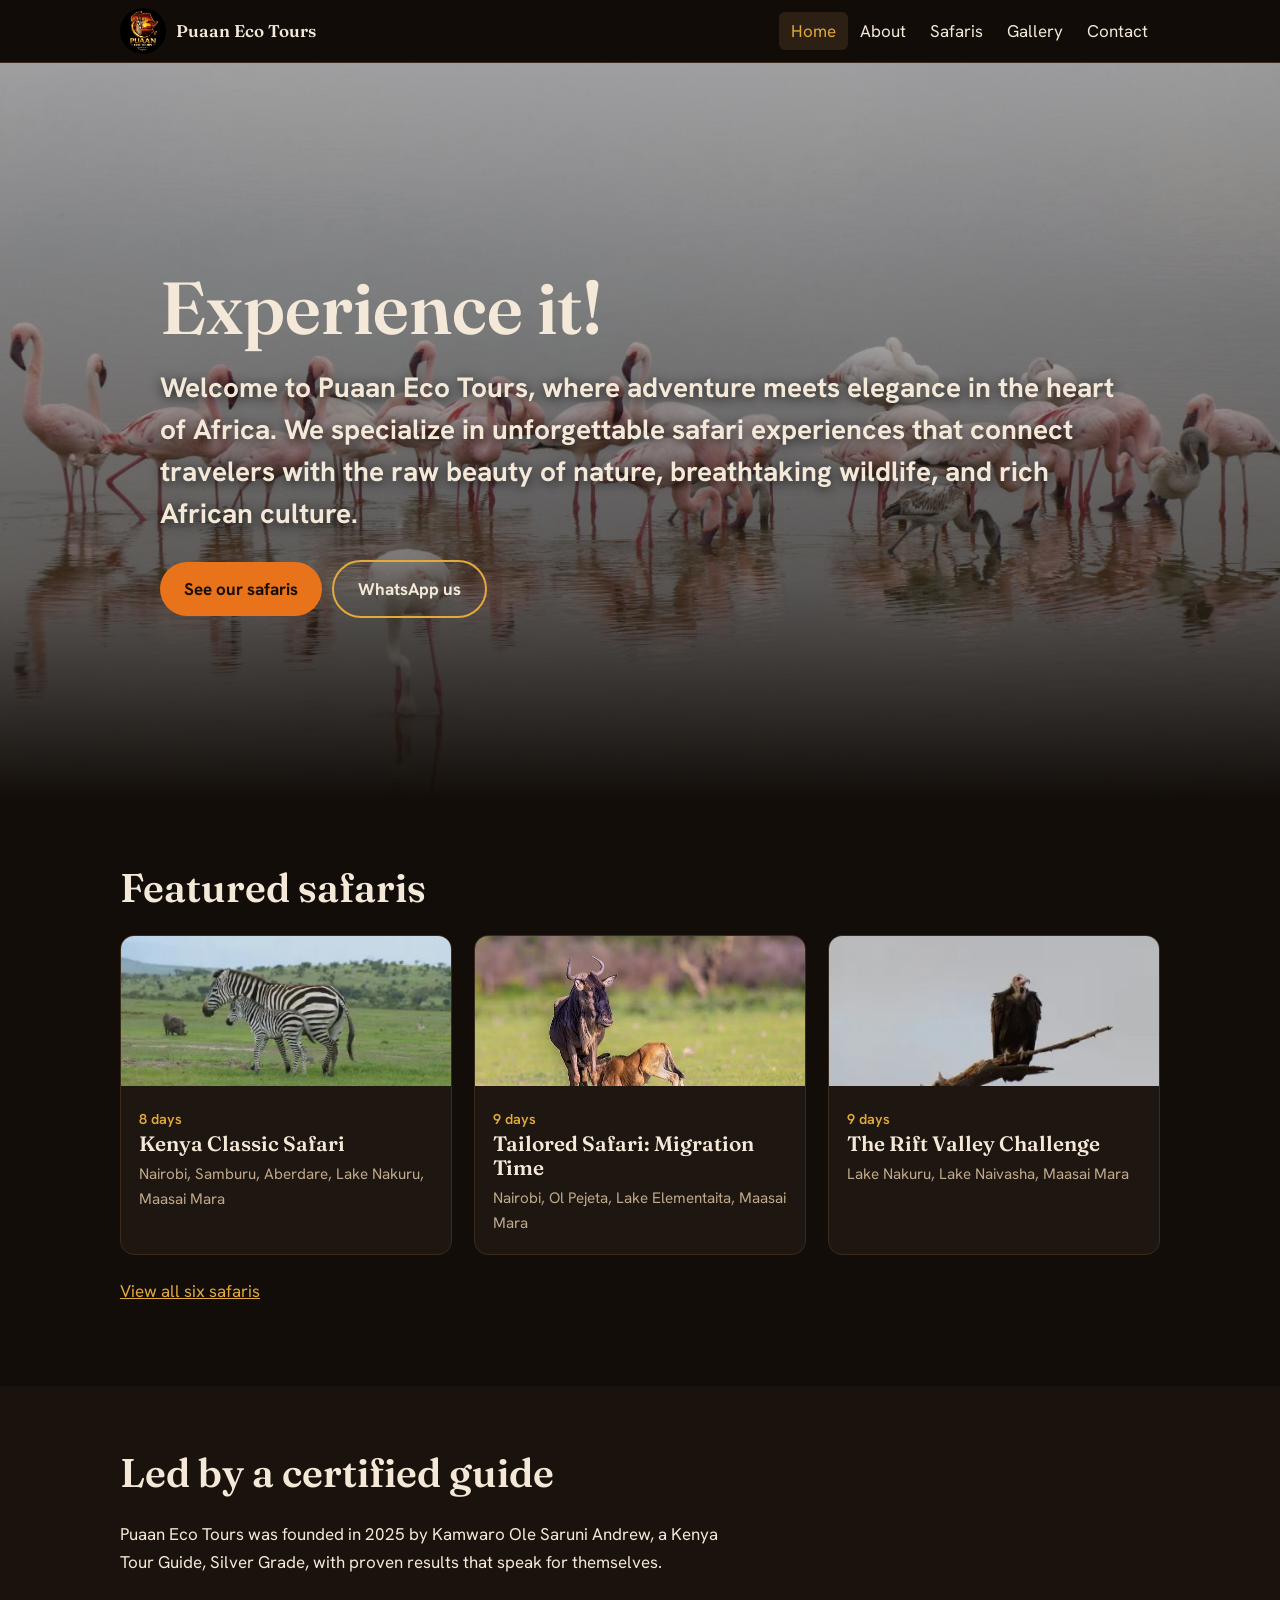
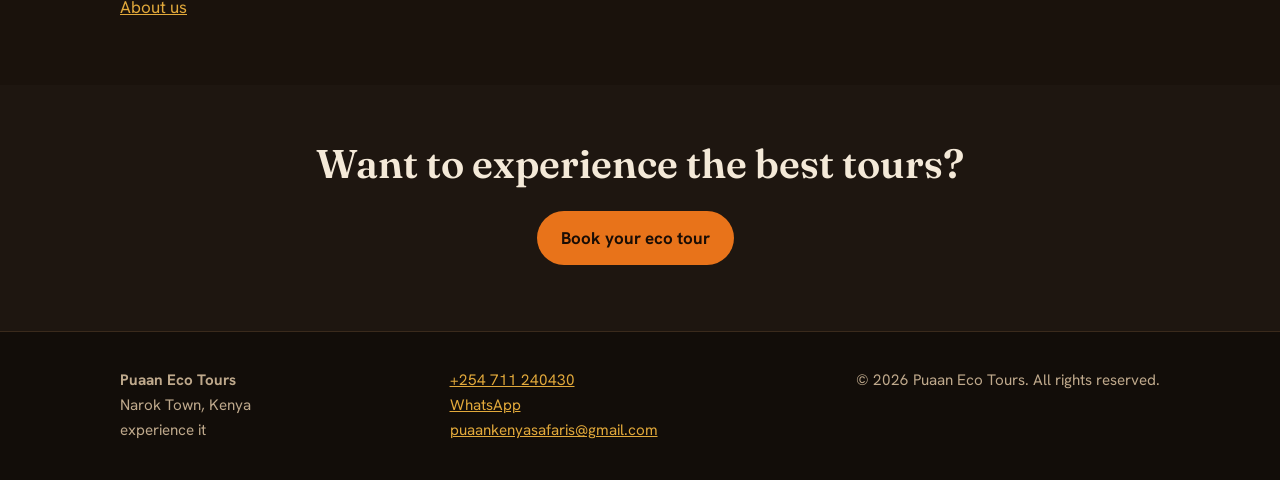
<file: index.html>
<!DOCTYPE html>
<html lang="en"><head><meta charset="utf-8"><meta name="viewport" content="width=device-width,initial-scale=1">
<title>Safaris in Kenya and Tanzania | Puaan Eco Tours</title><meta name="description" content="Kenya safari tours from Narok: Maasai Mara, Samburu, Amboseli, Tsavo and more, led by a Silver Grade Kenya tour guide.">
<meta name="theme-color" content="#120d09"><link rel="icon" href="images/logo.png">
<link rel="preconnect" href="https://fonts.googleapis.com"><link rel="preconnect" href="https://fonts.gstatic.com" crossorigin>
<link href="https://fonts.googleapis.com/css2?family=Fraunces:wght@600&family=Hanken+Grotesk:wght@400;700&display=swap" rel="stylesheet">
<link rel="stylesheet" href="style.css"></head><body>
<header><div class="wrap"><a class="brand" href="index.html"><img src="images/logo.png" alt="">Puaan Eco Tours</a><nav aria-label="Main"><a href="index.html" aria-current=page>Home</a><a href="about.html">About</a><a href="safaris.html">Safaris</a><a href="gallery.html">Gallery</a><a href="contact.html">Contact</a></nav></div></header>
<main><section class="hero" style="--img:url(images/hero.jpg)"><div class="wrap"><h1>Experience it!</h1><p class="lead">Welcome to Puaan Eco Tours, where adventure meets elegance in the heart of Africa. We specialize in unforgettable safari experiences that connect travelers with the raw beauty of nature, breathtaking wildlife, and rich African culture.</p><a class="btn" href="safaris.html">See our safaris</a><a class="btn alt" href="https://wa.me/254711240430">WhatsApp us</a></div></section>
<section class="sec"><div class="wrap"><h2>Featured safaris</h2><div class="grid"><a class="card" href="safari-kenya-classic-8-days.html"><div class="thumb" style="--img:url(images/kenya-classic-8-days.jpg)"></div><div class="t"><span class="tag">8 days</span><h3>Kenya Classic Safari</h3><p>Nairobi, Samburu, Aberdare, Lake Nakuru, Maasai Mara</p></div></a><a class="card" href="safari-migration-safari-9-days.html"><div class="thumb" style="--img:url(images/migration-safari-9-days.jpg)"></div><div class="t"><span class="tag">9 days</span><h3>Tailored Safari: Migration Time</h3><p>Nairobi, Ol Pejeta, Lake Elementaita, Maasai Mara</p></div></a><a class="card" href="safari-rift-valley-challenge.html"><div class="thumb" style="--img:url(images/rift-valley-challenge.jpg)"></div><div class="t"><span class="tag">9 days</span><h3>The Rift Valley Challenge</h3><p>Lake Nakuru, Lake Naivasha, Maasai Mara</p></div></a></div><p style="margin-top:22px"><a href="safaris.html">View all six safaris</a></p></div></section>
<section class="sec" style="background:#1a120c"><div class="wrap"><h2>Led by a certified guide</h2><p>Puaan Eco Tours was founded in 2025 by Kamwaro Ole Saruni Andrew, a Kenya Tour Guide, Silver Grade, with proven results that speak for themselves.</p><a href="about.html">About us</a></div></section>
<section class="band"><h2>Want to experience the best tours?</h2><a class="btn" href="contact.html">Book your eco tour</a></section></main>
<footer><div class="wrap"><div><b>Puaan Eco Tours</b><br>Narok Town, Kenya<br>experience it</div>
<div><a href="tel:+254711240430">+254 711 240430</a><br><a href="https://wa.me/254711240430">WhatsApp</a><br><a href="mailto:puaankenyasafaris@gmail.com">puaankenyasafaris@gmail.com</a></div>
<div>&copy; 2026 Puaan Eco Tours. All rights reserved.</div></div></footer></body></html>
</file>
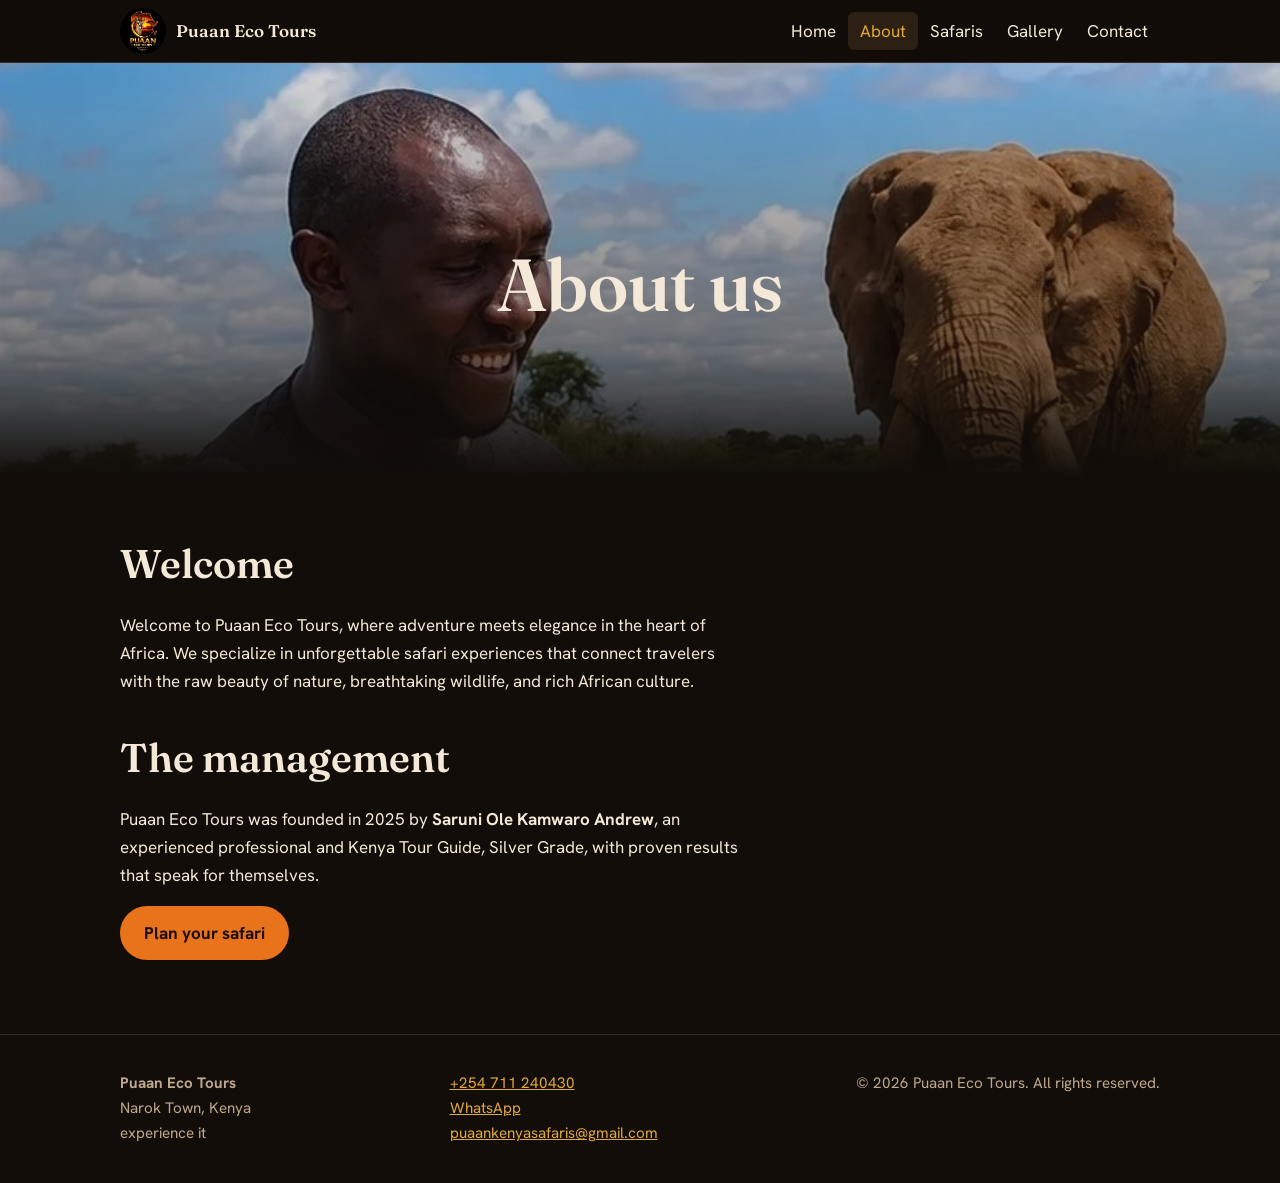
<file: about.html>
<!DOCTYPE html>
<html lang="en"><head><meta charset="utf-8"><meta name="viewport" content="width=device-width,initial-scale=1">
<title>About Us | Puaan Eco Tours</title><meta name="description" content="Meet Puaan Eco Tours, founded in 2025 by Kenya Tour Guide Kamwaro Ole Saruni Andrew.">
<meta name="theme-color" content="#120d09"><link rel="icon" href="images/logo.png">
<link rel="preconnect" href="https://fonts.googleapis.com"><link rel="preconnect" href="https://fonts.gstatic.com" crossorigin>
<link href="https://fonts.googleapis.com/css2?family=Fraunces:wght@600&family=Hanken+Grotesk:wght@400;700&display=swap" rel="stylesheet">
<link rel="stylesheet" href="style.css"></head><body>
<header><div class="wrap"><a class="brand" href="index.html"><img src="images/logo.png" alt="">Puaan Eco Tours</a><nav aria-label="Main"><a href="index.html">Home</a><a href="about.html" aria-current=page>About</a><a href="safaris.html">Safaris</a><a href="gallery.html">Gallery</a><a href="contact.html">Contact</a></nav></div></header>
<main><section class="hero sm" style="--img:url(images/about.jpg);background-position:center 40%"><div class="wrap"><h1>About us</h1></div></section>
<section class="sec"><div class="wrap"><h2>Welcome</h2><p>Welcome to Puaan Eco Tours, where adventure meets elegance in the heart of Africa. We specialize in unforgettable safari experiences that connect travelers with the raw beauty of nature, breathtaking wildlife, and rich African culture.</p><h2 style="margin-top:40px">The management</h2>
<p>Puaan Eco Tours was founded in 2025 by <b>Saruni Ole Kamwaro Andrew</b>, an experienced professional and Kenya Tour Guide, Silver Grade, with proven results that speak for themselves.</p>
<a class="btn" href="contact.html">Plan your safari</a></div></section></main>
<footer><div class="wrap"><div><b>Puaan Eco Tours</b><br>Narok Town, Kenya<br>experience it</div>
<div><a href="tel:+254711240430">+254 711 240430</a><br><a href="https://wa.me/254711240430">WhatsApp</a><br><a href="mailto:puaankenyasafaris@gmail.com">puaankenyasafaris@gmail.com</a></div>
<div>&copy; 2026 Puaan Eco Tours. All rights reserved.</div></div></footer></body></html>
</file>
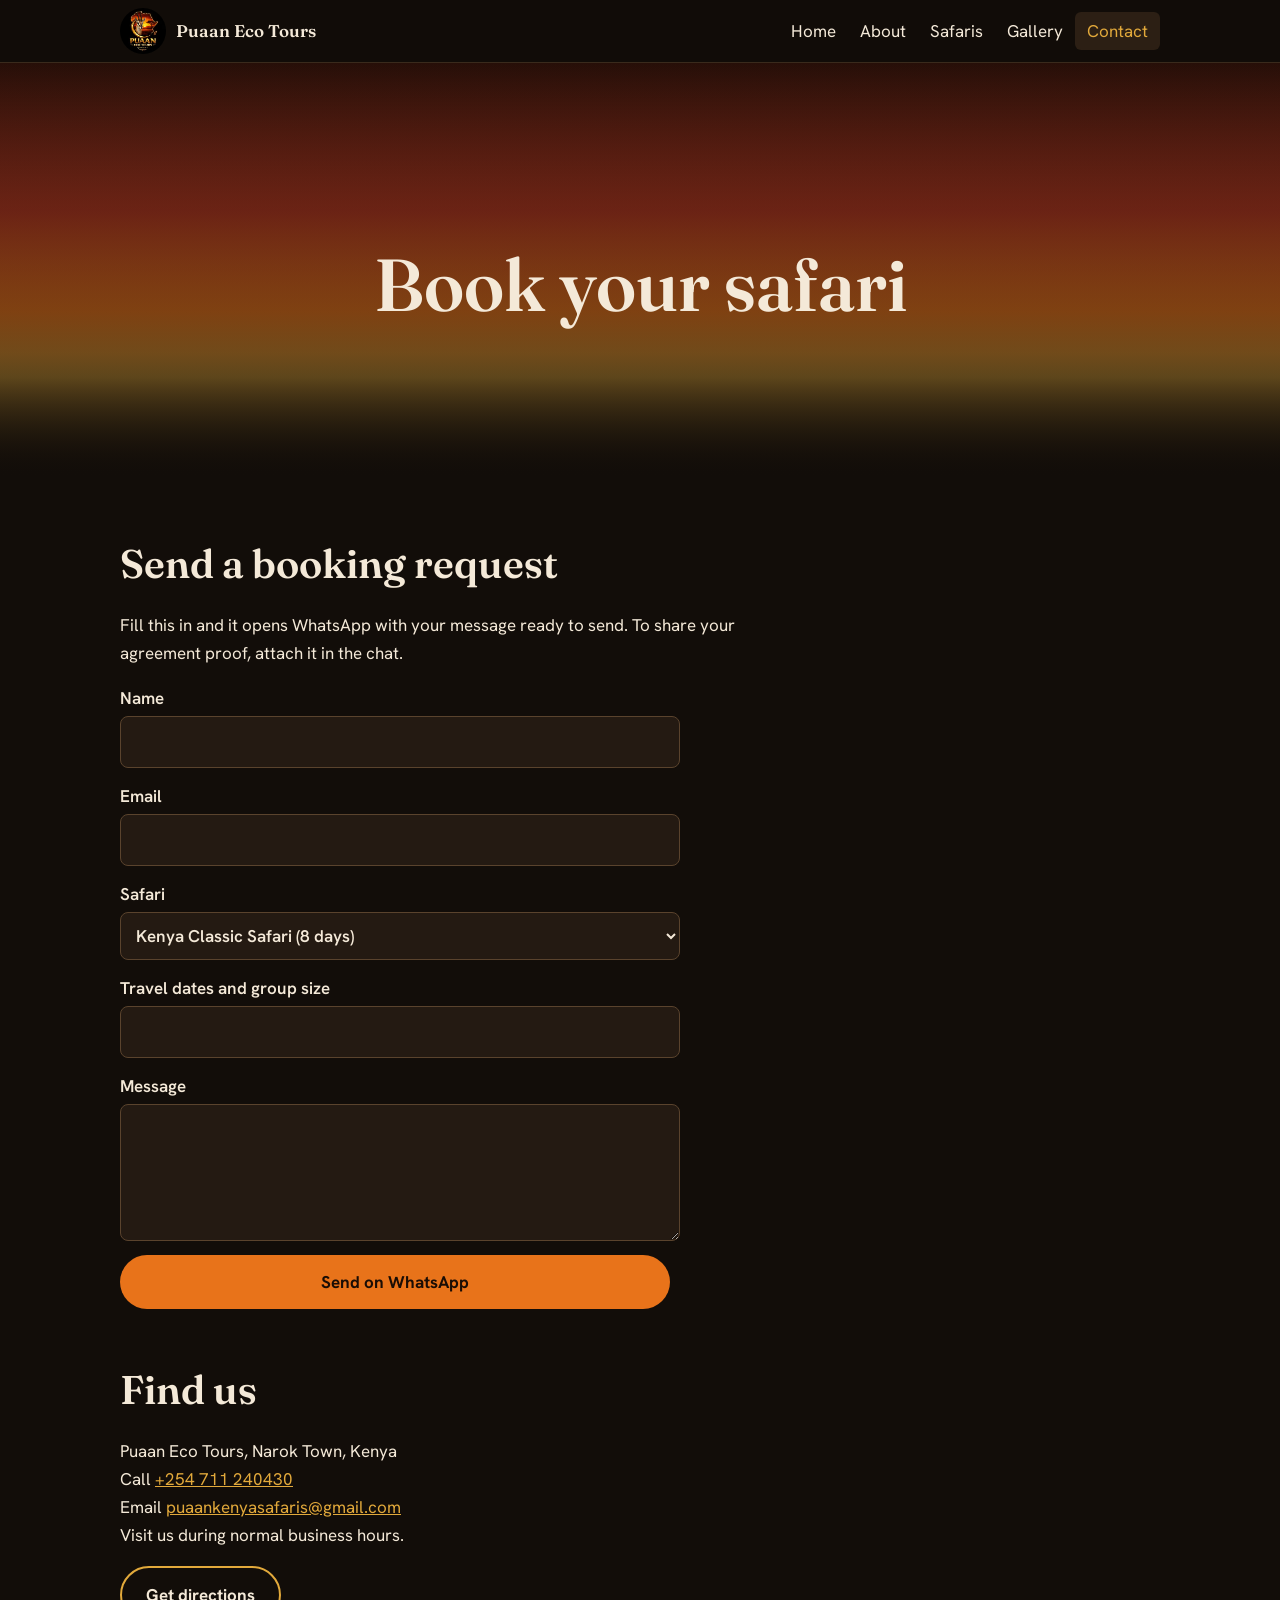
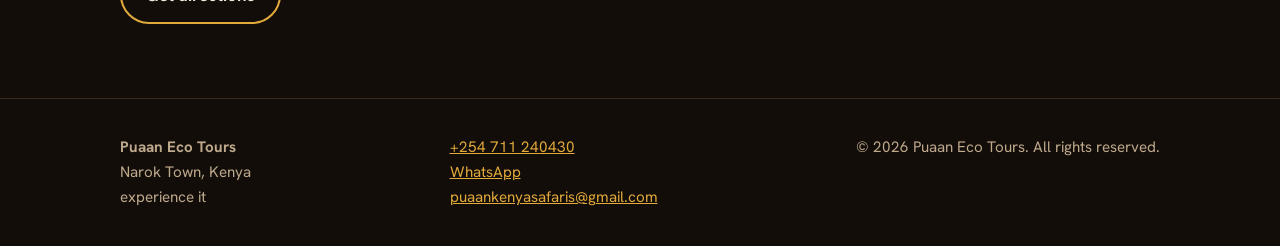
<file: contact.html>
<!DOCTYPE html>
<html lang="en"><head><meta charset="utf-8"><meta name="viewport" content="width=device-width,initial-scale=1">
<title>Contact and Bookings | Puaan Eco Tours</title><meta name="description" content="Book a safari with Puaan Eco Tours in Narok, Kenya. WhatsApp +254 711 240430.">
<meta name="theme-color" content="#120d09"><link rel="icon" href="images/logo.png">
<link rel="preconnect" href="https://fonts.googleapis.com"><link rel="preconnect" href="https://fonts.gstatic.com" crossorigin>
<link href="https://fonts.googleapis.com/css2?family=Fraunces:wght@600&family=Hanken+Grotesk:wght@400;700&display=swap" rel="stylesheet">
<link rel="stylesheet" href="style.css"></head><body>
<header><div class="wrap"><a class="brand" href="index.html"><img src="images/logo.png" alt="">Puaan Eco Tours</a><nav aria-label="Main"><a href="index.html">Home</a><a href="about.html">About</a><a href="safaris.html">Safaris</a><a href="gallery.html">Gallery</a><a href="contact.html" aria-current=page>Contact</a></nav></div></header>
<main><section class="hero sm"><div class="wrap"><h1>Book your safari</h1></div></section>
<section class="sec"><div class="wrap"><h2>Send a booking request</h2><p>Fill this in and it opens WhatsApp with your message ready to send. To share your agreement proof, attach it in the chat.</p>
<form id="f"><label>Name<input name="n" required></label><label>Email<input type="email" name="e" required></label>
<label>Safari<select name="s"><option>Kenya Classic Safari (8 days)</option><option>Tailored Safari: Migration Time (9 days)</option><option>The Rift Valley Challenge (9 days)</option><option>Kobe Tortoise Rift Valley Challenge: West to East (8 days)</option><option>East African Moment: Kenya and Tanzania (10 days)</option><option>All About Elephants (10 days)</option><option>Custom or tailored safari</option></select></label><label>Travel dates and group size<input name="d"></label>
<label>Message<textarea name="m" rows="4"></textarea></label><button class="btn" type="submit">Send on WhatsApp</button></form>
<h2 style="margin-top:48px">Find us</h2><p>Puaan Eco Tours, Narok Town, Kenya<br>Call <a href="tel:+254711240430">+254 711 240430</a><br>Email <a href="mailto:puaankenyasafaris@gmail.com">puaankenyasafaris@gmail.com</a><br>Visit us during normal business hours.</p>
<a class="btn alt" href="https://www.google.com/maps/search/?api=1&query=Narok+Town+Kenya">Get directions</a></div></section>
<script>document.getElementById('f').addEventListener('submit',function(e){e.preventDefault();var f=e.target,t='Hello Puaan Eco Tours. Name: '+f.n.value+'. Email: '+f.e.value+'. Safari: '+f.s.value+'. Dates/group: '+f.d.value+'. '+f.m.value;window.open('https://wa.me/254711240430?text='+encodeURIComponent(t),'_blank')})</script></main>
<footer><div class="wrap"><div><b>Puaan Eco Tours</b><br>Narok Town, Kenya<br>experience it</div>
<div><a href="tel:+254711240430">+254 711 240430</a><br><a href="https://wa.me/254711240430">WhatsApp</a><br><a href="mailto:puaankenyasafaris@gmail.com">puaankenyasafaris@gmail.com</a></div>
<div>&copy; 2026 Puaan Eco Tours. All rights reserved.</div></div></footer></body></html>
</file>
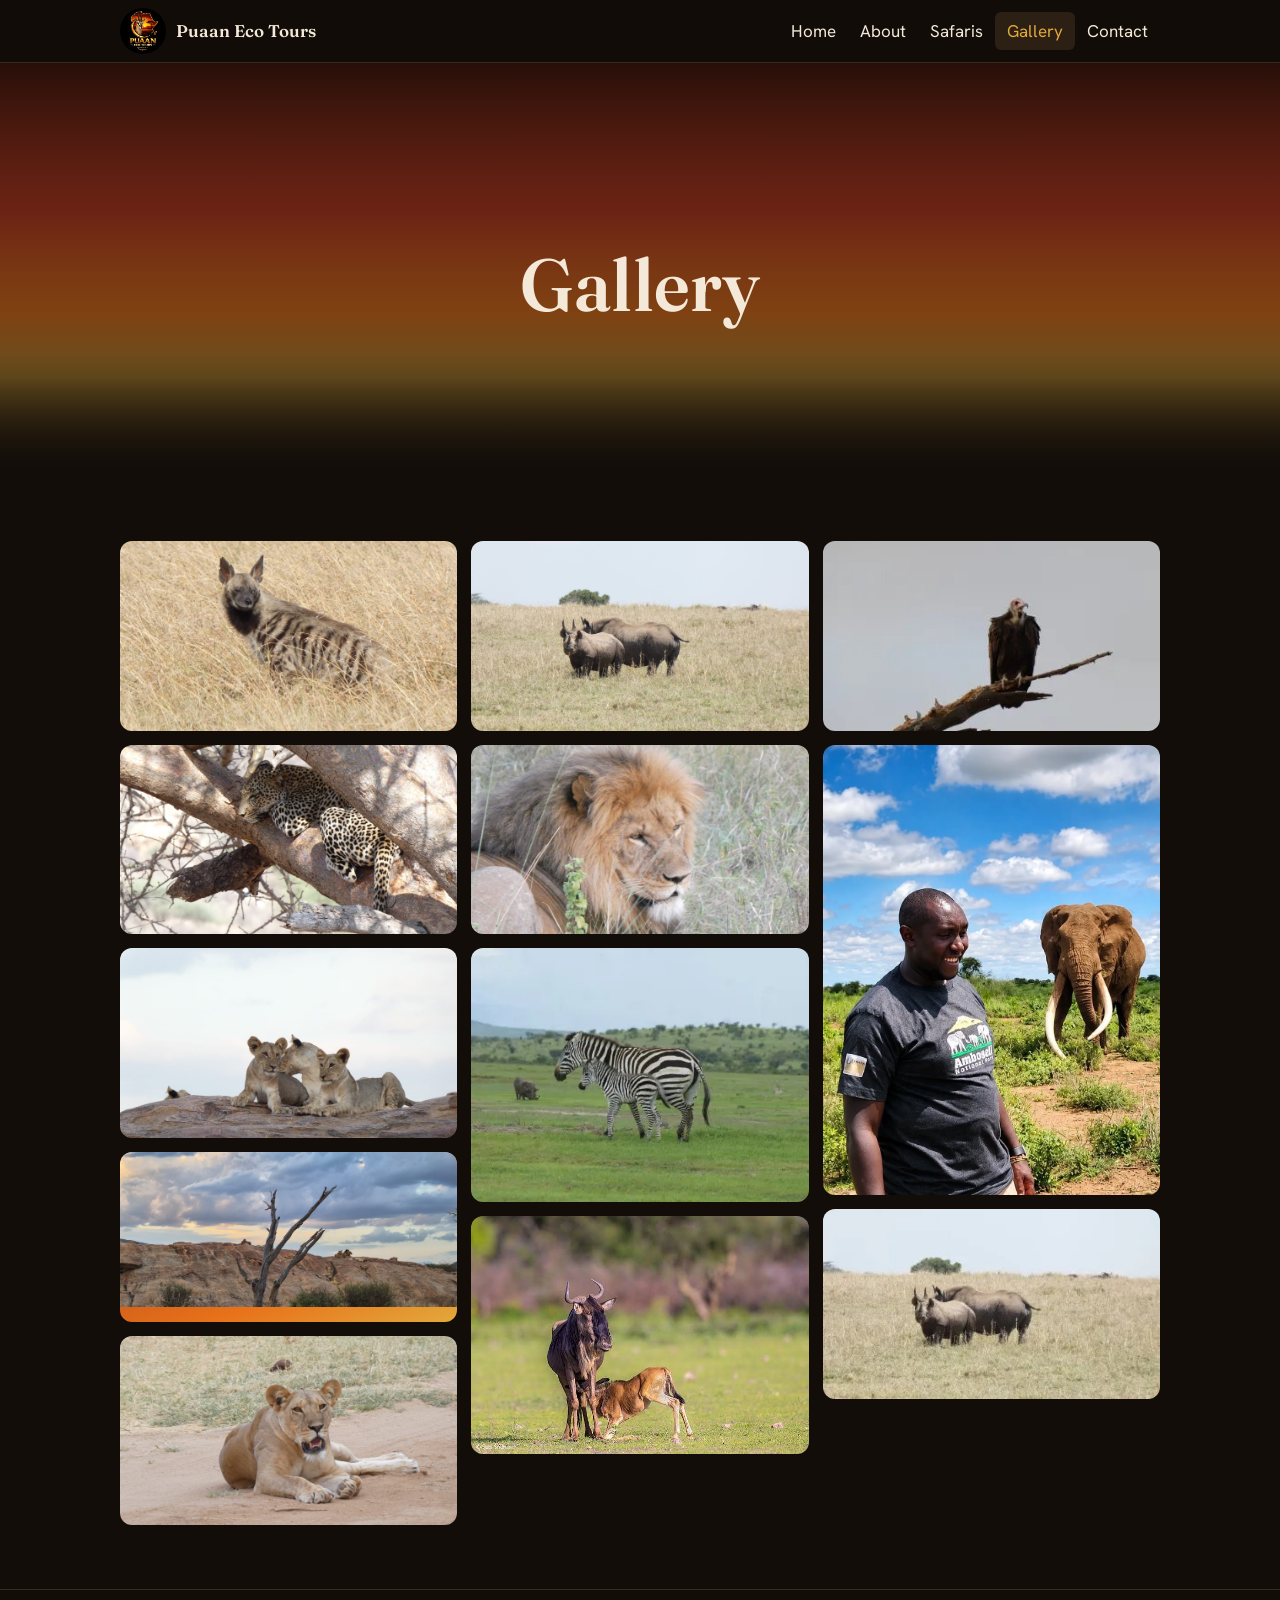
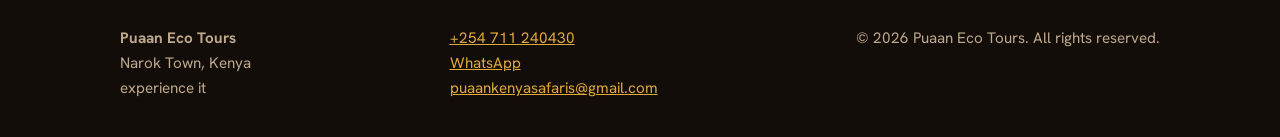
<file: gallery.html>
<!DOCTYPE html>
<html lang="en"><head><meta charset="utf-8"><meta name="viewport" content="width=device-width,initial-scale=1">
<title>Gallery | Puaan Eco Tours</title><meta name="description" content="Photos from Puaan Eco Tours safaris in Kenya.">
<meta name="theme-color" content="#120d09"><link rel="icon" href="images/logo.png">
<link rel="preconnect" href="https://fonts.googleapis.com"><link rel="preconnect" href="https://fonts.gstatic.com" crossorigin>
<link href="https://fonts.googleapis.com/css2?family=Fraunces:wght@600&family=Hanken+Grotesk:wght@400;700&display=swap" rel="stylesheet">
<link rel="stylesheet" href="style.css"></head><body>
<header><div class="wrap"><a class="brand" href="index.html"><img src="images/logo.png" alt="">Puaan Eco Tours</a><nav aria-label="Main"><a href="index.html">Home</a><a href="about.html">About</a><a href="safaris.html">Safaris</a><a href="gallery.html" aria-current=page>Gallery</a><a href="contact.html">Contact</a></nav></div></header>
<main><section class="hero sm"><div class="wrap"><h1>Gallery</h1></div></section><section class="sec"><div class="wrap"><div class="gal"><figure><img src="images/gallery-01.jpg" alt="Striped hyena in dry grass" loading="lazy" onerror="this.remove()"></figure><figure><img src="images/gallery-02.jpg" alt="Leopard resting in an acacia tree" loading="lazy" onerror="this.remove()"></figure><figure><img src="images/gallery-03.jpg" alt="Lioness with two cubs on a rock" loading="lazy" onerror="this.remove()"></figure><figure><img src="images/gallery-04.jpg" alt="Lions resting on a rocky outcrop at dusk" loading="lazy" onerror="this.remove()"></figure><figure><img src="images/gallery-05.jpg" alt="Lioness resting on a sandy track" loading="lazy" onerror="this.remove()"></figure><figure><img src="images/gallery-06.jpg" alt="Two black rhinos on the plains" loading="lazy" onerror="this.remove()"></figure><figure><img src="images/gallery-07.jpg" alt="Male lion in the grass" loading="lazy" onerror="this.remove()"></figure><figure><img src="images/gallery-08.jpg" alt="Zebra mother and foal" loading="lazy" onerror="this.remove()"></figure><figure><img src="images/gallery-09.jpg" alt="Wildebeest calf nursing" loading="lazy" onerror="this.remove()"></figure><figure><img src="images/gallery-10.jpg" alt="Hooded vulture on a dead branch" loading="lazy" onerror="this.remove()"></figure><figure><img src="images/gallery-11.jpg" alt="Guide with a large-tusked elephant in Amboseli" loading="lazy" onerror="this.remove()"></figure><figure><img src="images/gallery-12.jpg" alt="Black rhinos grazing" loading="lazy" onerror="this.remove()"></figure></div></div></section></main>
<footer><div class="wrap"><div><b>Puaan Eco Tours</b><br>Narok Town, Kenya<br>experience it</div>
<div><a href="tel:+254711240430">+254 711 240430</a><br><a href="https://wa.me/254711240430">WhatsApp</a><br><a href="mailto:puaankenyasafaris@gmail.com">puaankenyasafaris@gmail.com</a></div>
<div>&copy; 2026 Puaan Eco Tours. All rights reserved.</div></div></footer></body></html>
</file>
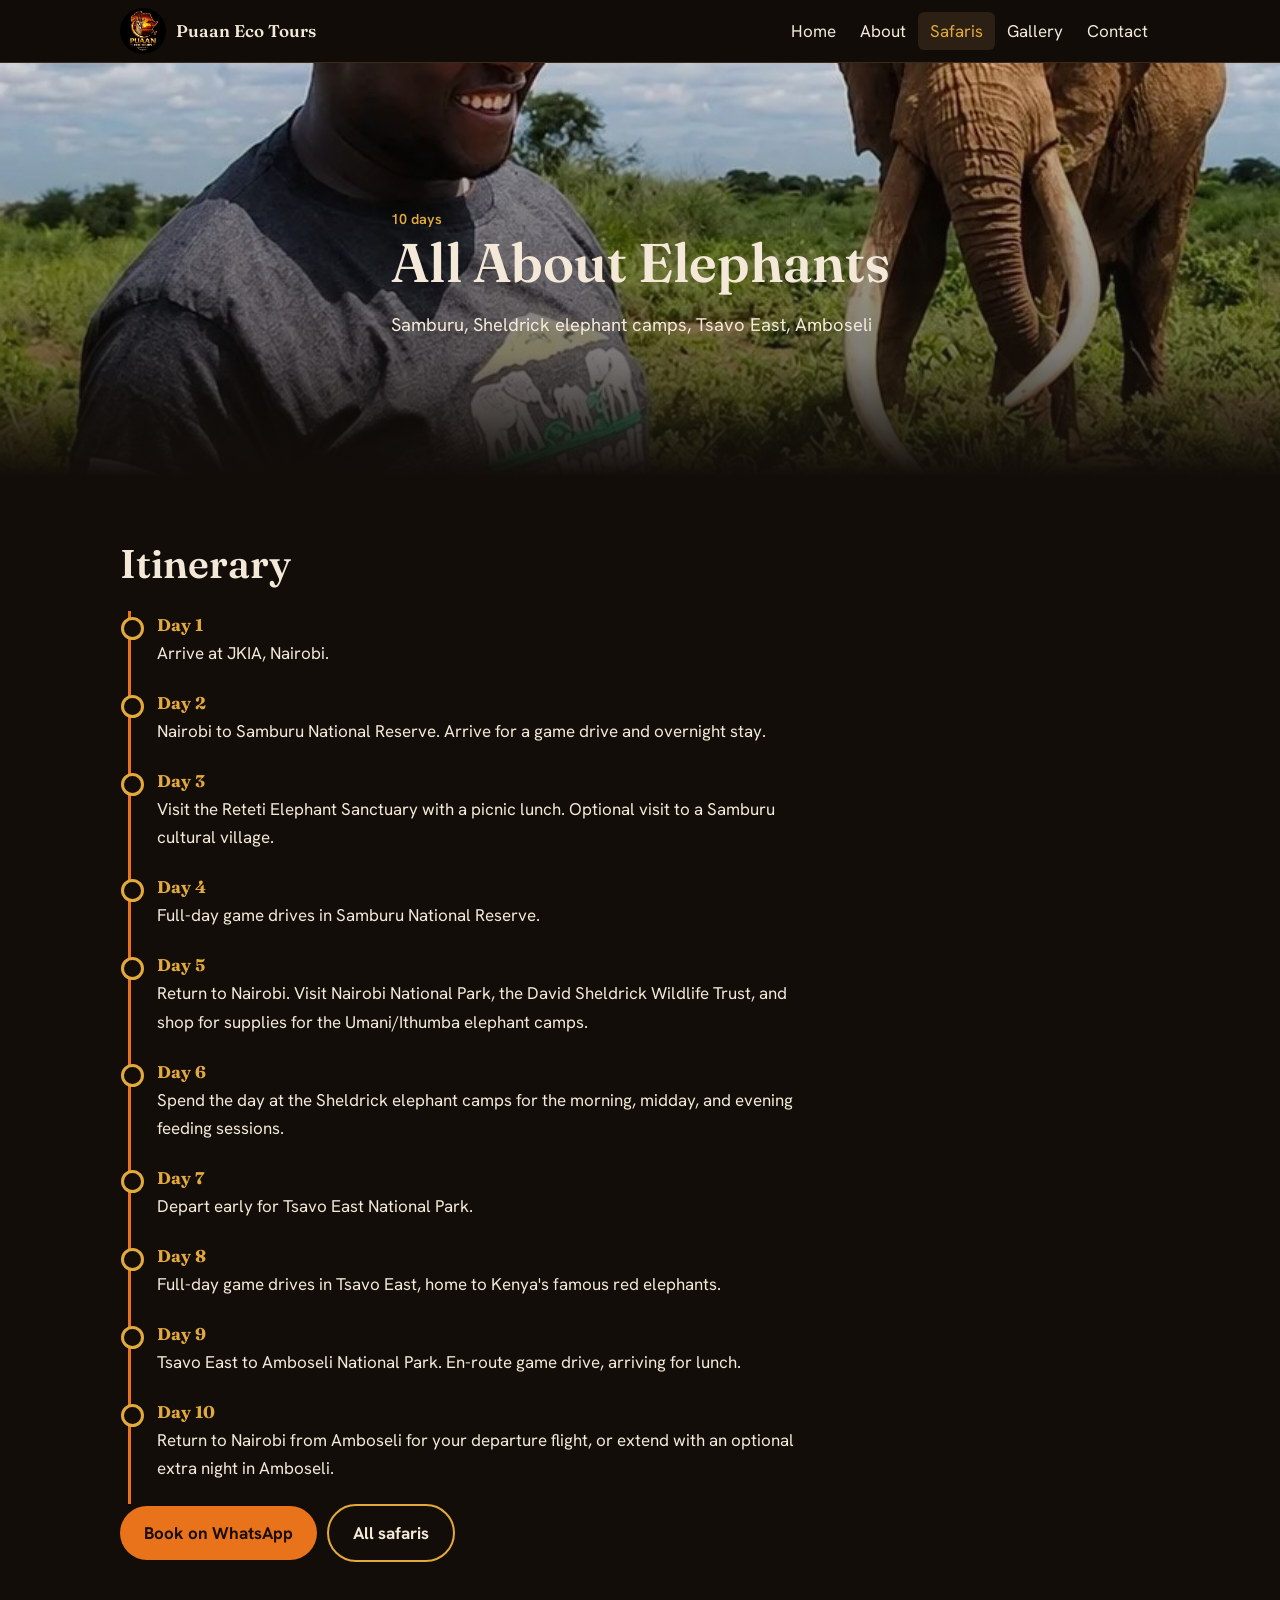
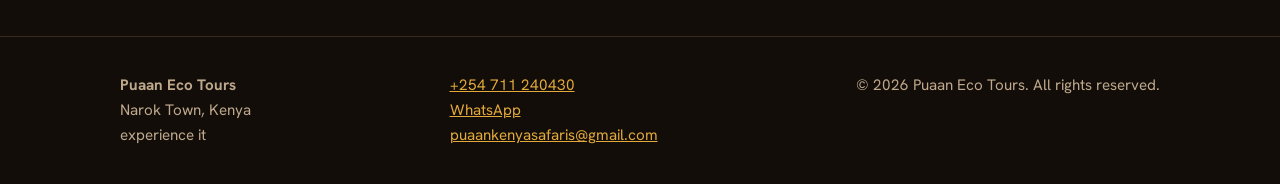
<file: safari-all-about-elephants.html>
<!DOCTYPE html>
<html lang="en"><head><meta charset="utf-8"><meta name="viewport" content="width=device-width,initial-scale=1">
<title>All About Elephants | Puaan Eco Tours</title><meta name="description" content="All About Elephants: 10 days safari. Samburu, Sheldrick elephant camps, Tsavo East, Amboseli.">
<meta name="theme-color" content="#120d09"><link rel="icon" href="images/logo.png">
<link rel="preconnect" href="https://fonts.googleapis.com"><link rel="preconnect" href="https://fonts.gstatic.com" crossorigin>
<link href="https://fonts.googleapis.com/css2?family=Fraunces:wght@600&family=Hanken+Grotesk:wght@400;700&display=swap" rel="stylesheet">
<link rel="stylesheet" href="style.css"></head><body>
<header><div class="wrap"><a class="brand" href="index.html"><img src="images/logo.png" alt="">Puaan Eco Tours</a><nav aria-label="Main"><a href="index.html">Home</a><a href="about.html">About</a><a href="safaris.html" aria-current=page>Safaris</a><a href="gallery.html">Gallery</a><a href="contact.html">Contact</a></nav></div></header>
<main><section class="hero sm" style="--img:url(images/all-about-elephants.jpg);background-position:center 60%"><div class="wrap"><span class="tag">10 days</span><h1 style="font-size:clamp(2rem,5vw,3.4rem)">All About Elephants</h1><p>Samburu, Sheldrick elephant camps, Tsavo East, Amboseli</p></div></section>
<section class="sec"><div class="wrap"><h2>Itinerary</h2><ol class="days"><li><b>Day 1</b>Arrive at JKIA, Nairobi.</li><li><b>Day 2</b>Nairobi to Samburu National Reserve. Arrive for a game drive and overnight stay.</li><li><b>Day 3</b>Visit the Reteti Elephant Sanctuary with a picnic lunch. Optional visit to a Samburu cultural village.</li><li><b>Day 4</b>Full-day game drives in Samburu National Reserve.</li><li><b>Day 5</b>Return to Nairobi. Visit Nairobi National Park, the David Sheldrick Wildlife Trust, and shop for supplies for the Umani/Ithumba elephant camps.</li><li><b>Day 6</b>Spend the day at the Sheldrick elephant camps for the morning, midday, and evening feeding sessions.</li><li><b>Day 7</b>Depart early for Tsavo East National Park.</li><li><b>Day 8</b>Full-day game drives in Tsavo East, home to Kenya's famous red elephants.</li><li><b>Day 9</b>Tsavo East to Amboseli National Park. En-route game drive, arriving for lunch.</li><li><b>Day 10</b>Return to Nairobi from Amboseli for your departure flight, or extend with an optional extra night in Amboseli.</li></ol>
<a class="btn" href="https://wa.me/254711240430?text=Hello%20Puaan%20Eco%20Tours%2C%20I%27d%20like%20to%20book%20the%20All%20About%20Elephants%20%2810%20days%29.">Book on WhatsApp</a><a class="btn alt" href="safaris.html">All safaris</a></div></section></main>
<footer><div class="wrap"><div><b>Puaan Eco Tours</b><br>Narok Town, Kenya<br>experience it</div>
<div><a href="tel:+254711240430">+254 711 240430</a><br><a href="https://wa.me/254711240430">WhatsApp</a><br><a href="mailto:puaankenyasafaris@gmail.com">puaankenyasafaris@gmail.com</a></div>
<div>&copy; 2026 Puaan Eco Tours. All rights reserved.</div></div></footer></body></html>
</file>
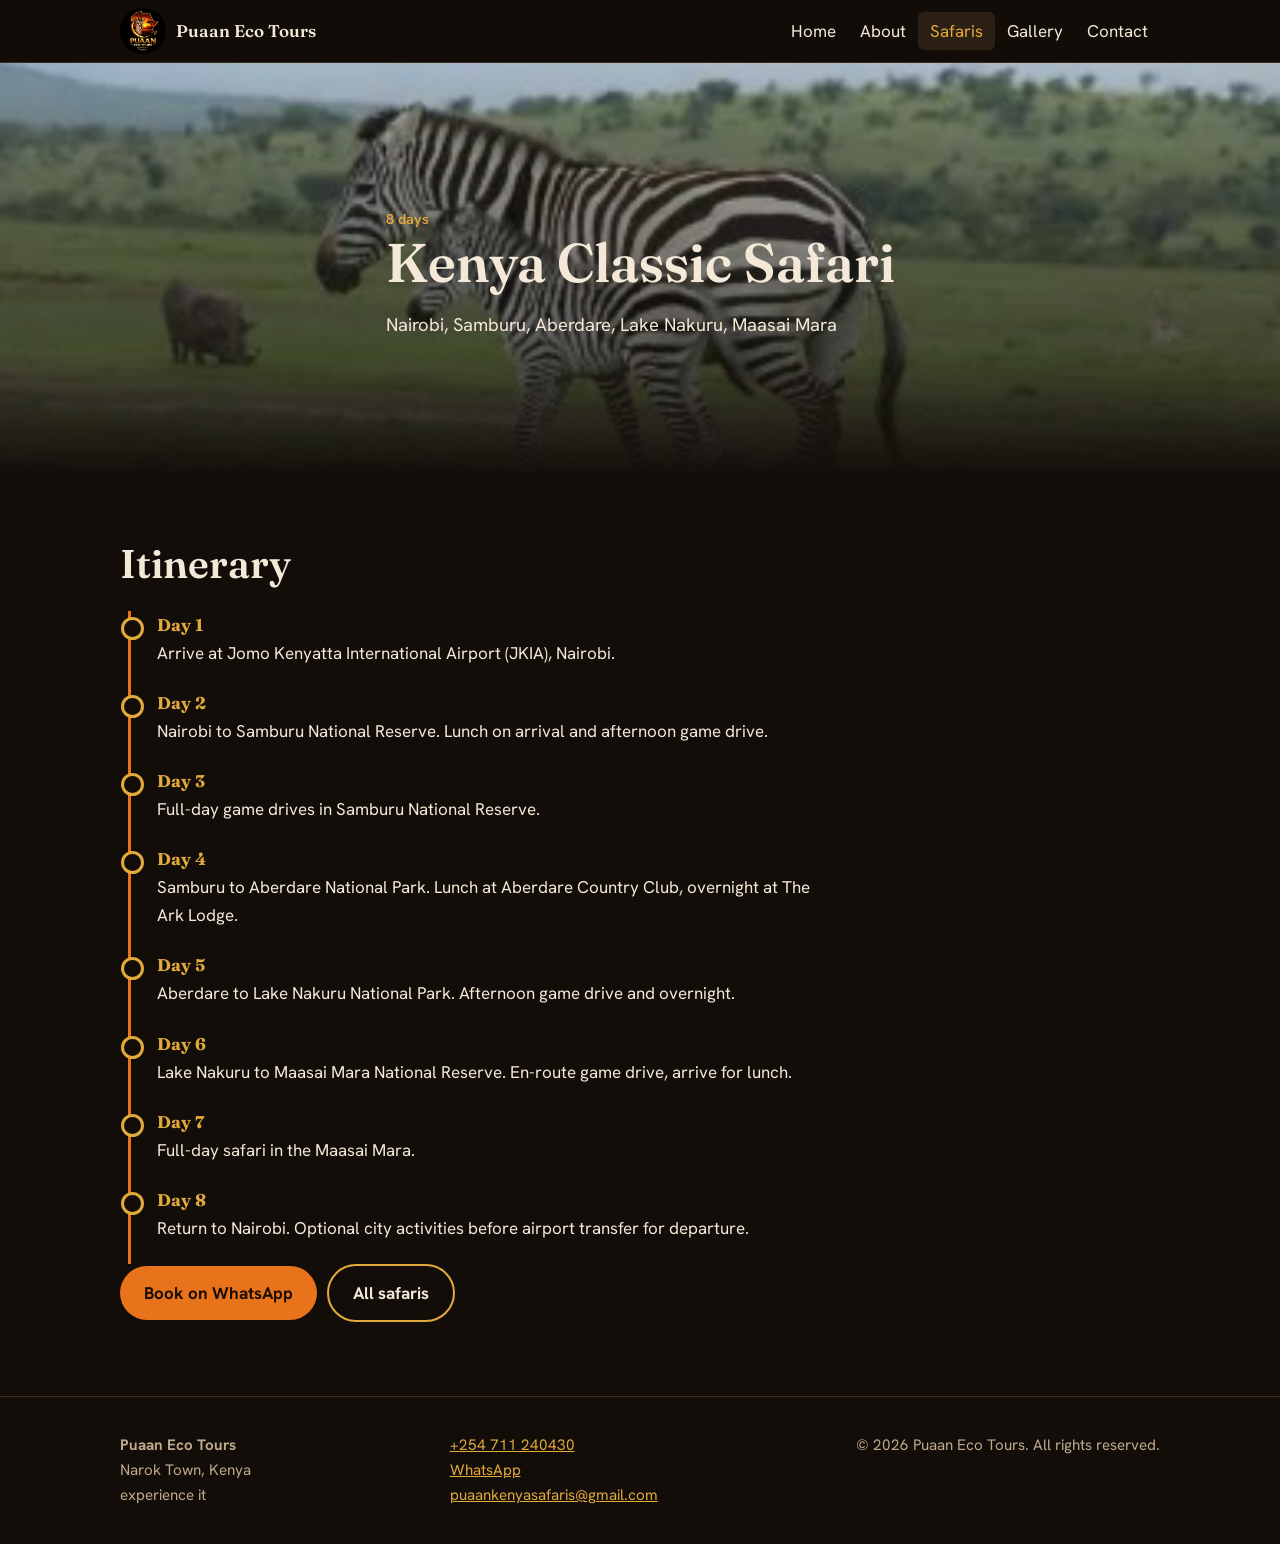
<file: safari-kenya-classic-8-days.html>
<!DOCTYPE html>
<html lang="en"><head><meta charset="utf-8"><meta name="viewport" content="width=device-width,initial-scale=1">
<title>Kenya Classic Safari | Puaan Eco Tours</title><meta name="description" content="Kenya Classic Safari: 8 days safari. Nairobi, Samburu, Aberdare, Lake Nakuru, Maasai Mara.">
<meta name="theme-color" content="#120d09"><link rel="icon" href="images/logo.png">
<link rel="preconnect" href="https://fonts.googleapis.com"><link rel="preconnect" href="https://fonts.gstatic.com" crossorigin>
<link href="https://fonts.googleapis.com/css2?family=Fraunces:wght@600&family=Hanken+Grotesk:wght@400;700&display=swap" rel="stylesheet">
<link rel="stylesheet" href="style.css"></head><body>
<header><div class="wrap"><a class="brand" href="index.html"><img src="images/logo.png" alt="">Puaan Eco Tours</a><nav aria-label="Main"><a href="index.html">Home</a><a href="about.html">About</a><a href="safaris.html" aria-current=page>Safaris</a><a href="gallery.html">Gallery</a><a href="contact.html">Contact</a></nav></div></header>
<main><section class="hero sm" style="--img:url(images/kenya-classic-8-days.jpg)"><div class="wrap"><span class="tag">8 days</span><h1 style="font-size:clamp(2rem,5vw,3.4rem)">Kenya Classic Safari</h1><p>Nairobi, Samburu, Aberdare, Lake Nakuru, Maasai Mara</p></div></section>
<section class="sec"><div class="wrap"><h2>Itinerary</h2><ol class="days"><li><b>Day 1</b>Arrive at Jomo Kenyatta International Airport (JKIA), Nairobi.</li><li><b>Day 2</b>Nairobi to Samburu National Reserve. Lunch on arrival and afternoon game drive.</li><li><b>Day 3</b>Full-day game drives in Samburu National Reserve.</li><li><b>Day 4</b>Samburu to Aberdare National Park. Lunch at Aberdare Country Club, overnight at The Ark Lodge.</li><li><b>Day 5</b>Aberdare to Lake Nakuru National Park. Afternoon game drive and overnight.</li><li><b>Day 6</b>Lake Nakuru to Maasai Mara National Reserve. En-route game drive, arrive for lunch.</li><li><b>Day 7</b>Full-day safari in the Maasai Mara.</li><li><b>Day 8</b>Return to Nairobi. Optional city activities before airport transfer for departure.</li></ol>
<a class="btn" href="https://wa.me/254711240430?text=Hello%20Puaan%20Eco%20Tours%2C%20I%27d%20like%20to%20book%20the%20Kenya%20Classic%20Safari%20%288%20days%29.">Book on WhatsApp</a><a class="btn alt" href="safaris.html">All safaris</a></div></section></main>
<footer><div class="wrap"><div><b>Puaan Eco Tours</b><br>Narok Town, Kenya<br>experience it</div>
<div><a href="tel:+254711240430">+254 711 240430</a><br><a href="https://wa.me/254711240430">WhatsApp</a><br><a href="mailto:puaankenyasafaris@gmail.com">puaankenyasafaris@gmail.com</a></div>
<div>&copy; 2026 Puaan Eco Tours. All rights reserved.</div></div></footer></body></html>
</file>
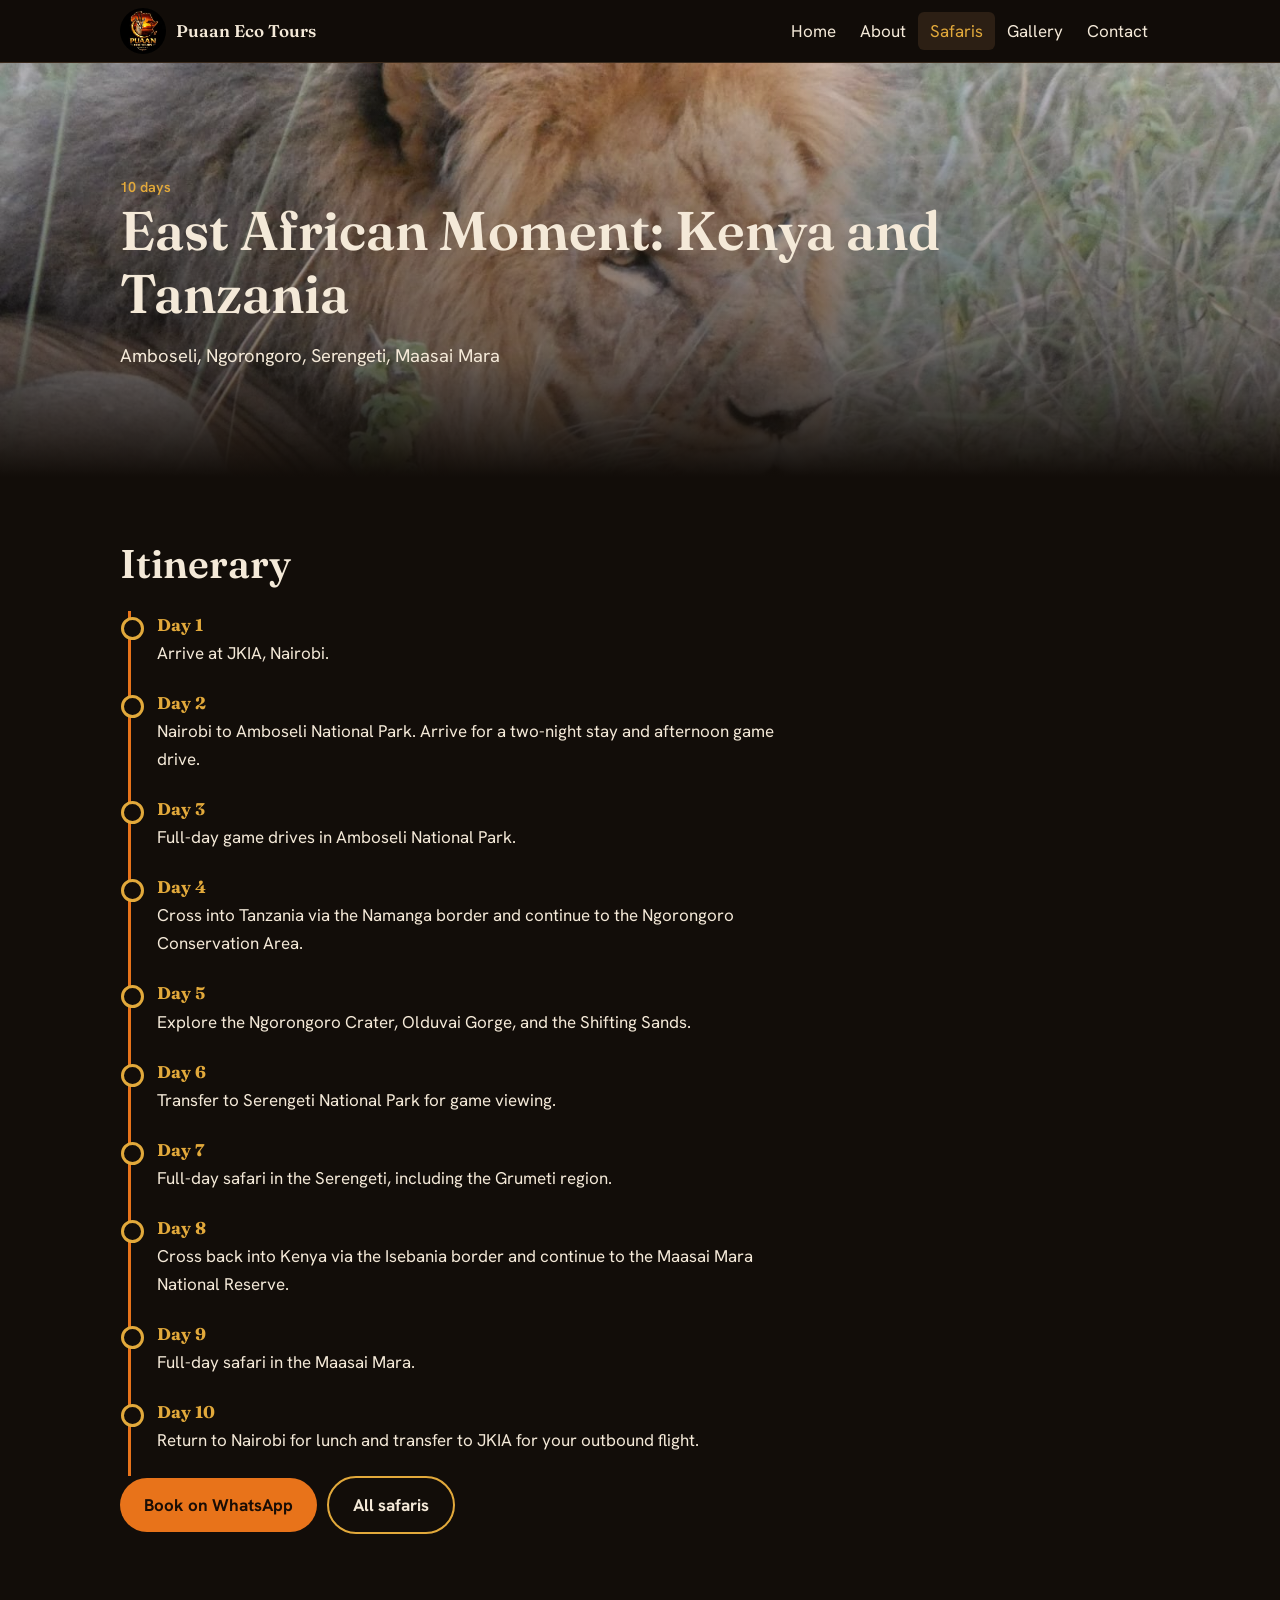
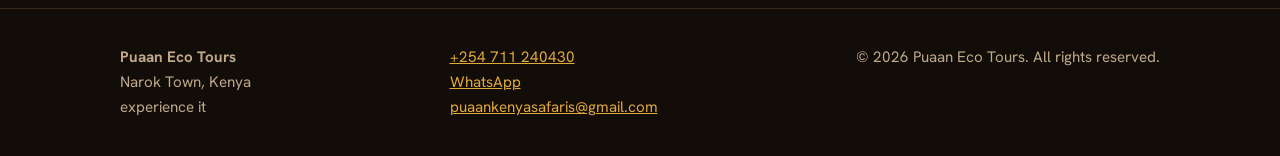
<file: safari-kenya-tanzania-10-days.html>
<!DOCTYPE html>
<html lang="en"><head><meta charset="utf-8"><meta name="viewport" content="width=device-width,initial-scale=1">
<title>East African Moment: Kenya and Tanzania | Puaan Eco Tours</title><meta name="description" content="East African Moment: Kenya and Tanzania: 10 days safari. Amboseli, Ngorongoro, Serengeti, Maasai Mara.">
<meta name="theme-color" content="#120d09"><link rel="icon" href="images/logo.png">
<link rel="preconnect" href="https://fonts.googleapis.com"><link rel="preconnect" href="https://fonts.gstatic.com" crossorigin>
<link href="https://fonts.googleapis.com/css2?family=Fraunces:wght@600&family=Hanken+Grotesk:wght@400;700&display=swap" rel="stylesheet">
<link rel="stylesheet" href="style.css"></head><body>
<header><div class="wrap"><a class="brand" href="index.html"><img src="images/logo.png" alt="">Puaan Eco Tours</a><nav aria-label="Main"><a href="index.html">Home</a><a href="about.html">About</a><a href="safaris.html" aria-current=page>Safaris</a><a href="gallery.html">Gallery</a><a href="contact.html">Contact</a></nav></div></header>
<main><section class="hero sm" style="--img:url(images/kenya-tanzania-10-days.jpg)"><div class="wrap"><span class="tag">10 days</span><h1 style="font-size:clamp(2rem,5vw,3.4rem)">East African Moment: Kenya and Tanzania</h1><p>Amboseli, Ngorongoro, Serengeti, Maasai Mara</p></div></section>
<section class="sec"><div class="wrap"><h2>Itinerary</h2><ol class="days"><li><b>Day 1</b>Arrive at JKIA, Nairobi.</li><li><b>Day 2</b>Nairobi to Amboseli National Park. Arrive for a two-night stay and afternoon game drive.</li><li><b>Day 3</b>Full-day game drives in Amboseli National Park.</li><li><b>Day 4</b>Cross into Tanzania via the Namanga border and continue to the Ngorongoro Conservation Area.</li><li><b>Day 5</b>Explore the Ngorongoro Crater, Olduvai Gorge, and the Shifting Sands.</li><li><b>Day 6</b>Transfer to Serengeti National Park for game viewing.</li><li><b>Day 7</b>Full-day safari in the Serengeti, including the Grumeti region.</li><li><b>Day 8</b>Cross back into Kenya via the Isebania border and continue to the Maasai Mara National Reserve.</li><li><b>Day 9</b>Full-day safari in the Maasai Mara.</li><li><b>Day 10</b>Return to Nairobi for lunch and transfer to JKIA for your outbound flight.</li></ol>
<a class="btn" href="https://wa.me/254711240430?text=Hello%20Puaan%20Eco%20Tours%2C%20I%27d%20like%20to%20book%20the%20East%20African%20Moment%3A%20Kenya%20and%20Tanzania%20%2810%20days%29.">Book on WhatsApp</a><a class="btn alt" href="safaris.html">All safaris</a></div></section></main>
<footer><div class="wrap"><div><b>Puaan Eco Tours</b><br>Narok Town, Kenya<br>experience it</div>
<div><a href="tel:+254711240430">+254 711 240430</a><br><a href="https://wa.me/254711240430">WhatsApp</a><br><a href="mailto:puaankenyasafaris@gmail.com">puaankenyasafaris@gmail.com</a></div>
<div>&copy; 2026 Puaan Eco Tours. All rights reserved.</div></div></footer></body></html>
</file>
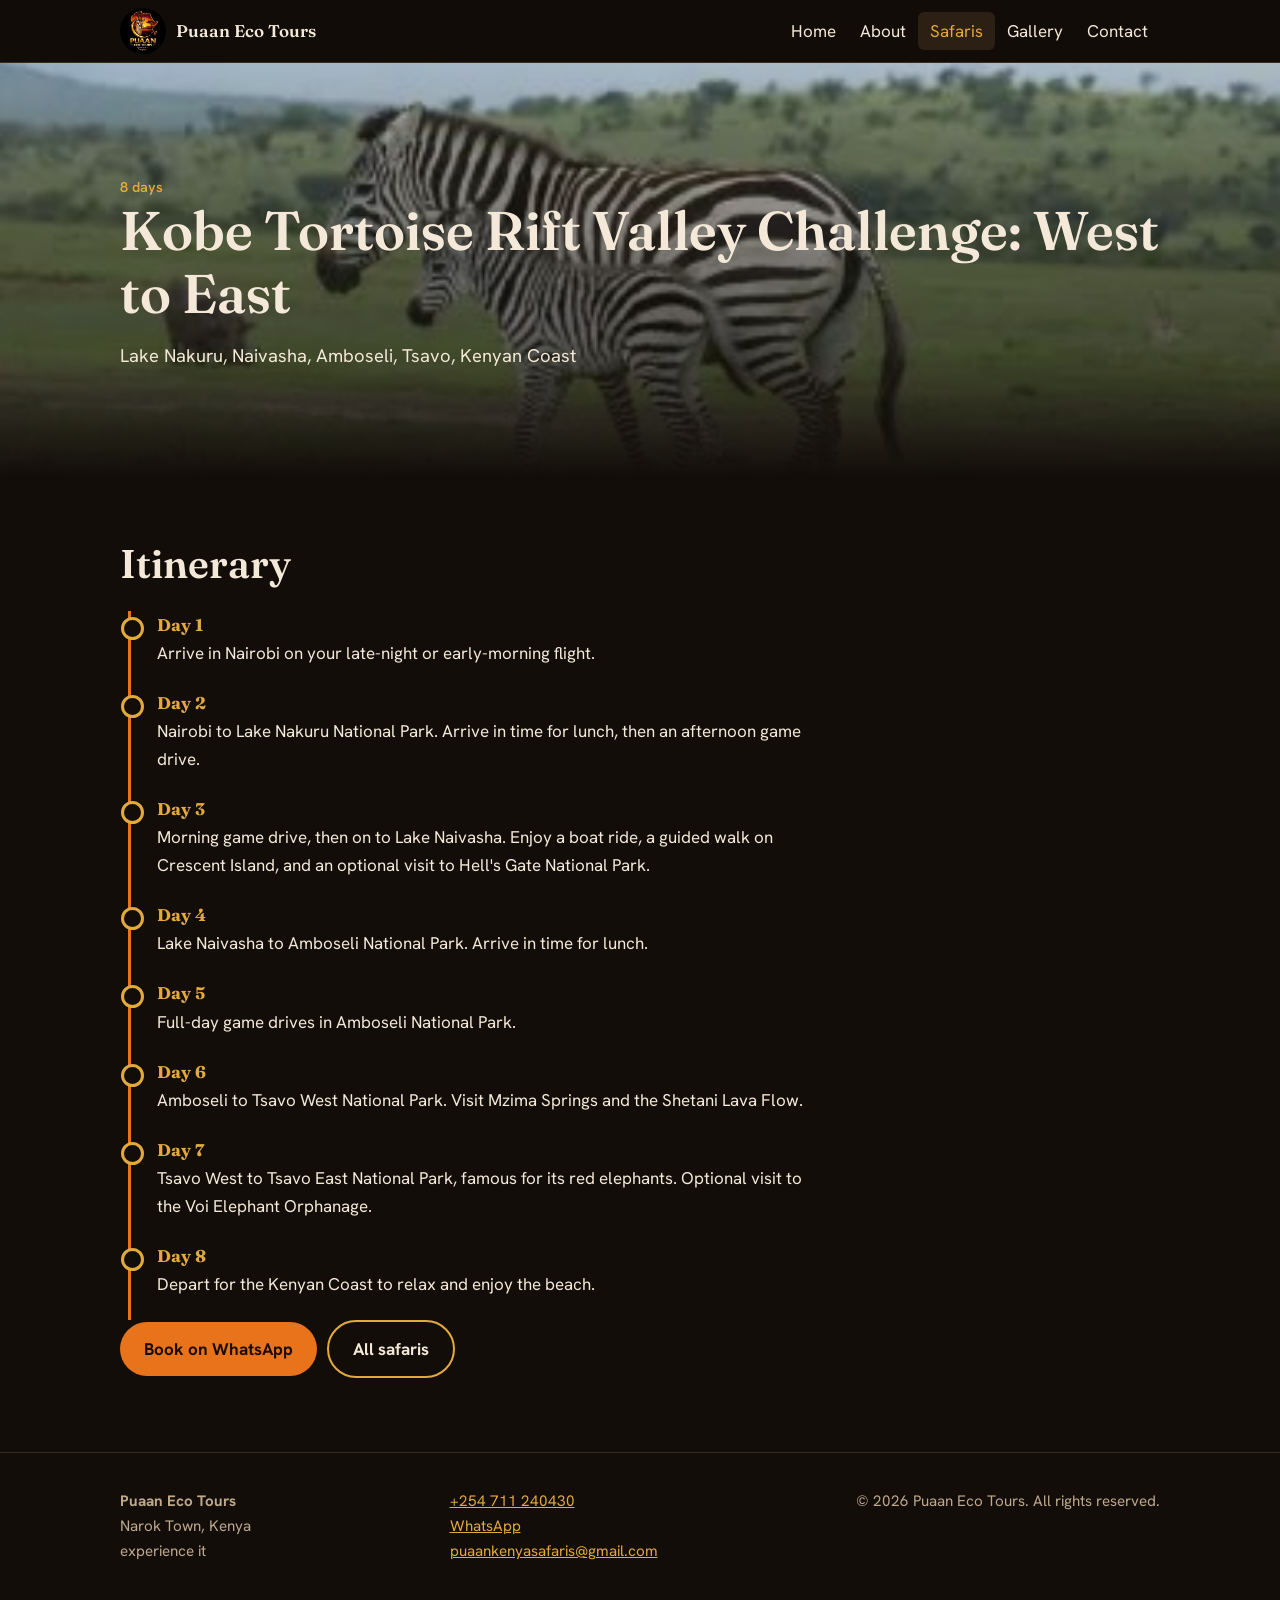
<file: safari-kobe-tortoise-rift-valley-west-to-east.html>
<!DOCTYPE html>
<html lang="en"><head><meta charset="utf-8"><meta name="viewport" content="width=device-width,initial-scale=1">
<title>Kobe Tortoise Rift Valley Challenge: West to East | Puaan Eco Tours</title><meta name="description" content="Kobe Tortoise Rift Valley Challenge: West to East: 8 days safari. Lake Nakuru, Naivasha, Amboseli, Tsavo, Kenyan Coast.">
<meta name="theme-color" content="#120d09"><link rel="icon" href="images/logo.png">
<link rel="preconnect" href="https://fonts.googleapis.com"><link rel="preconnect" href="https://fonts.gstatic.com" crossorigin>
<link href="https://fonts.googleapis.com/css2?family=Fraunces:wght@600&family=Hanken+Grotesk:wght@400;700&display=swap" rel="stylesheet">
<link rel="stylesheet" href="style.css"></head><body>
<header><div class="wrap"><a class="brand" href="index.html"><img src="images/logo.png" alt="">Puaan Eco Tours</a><nav aria-label="Main"><a href="index.html">Home</a><a href="about.html">About</a><a href="safaris.html" aria-current=page>Safaris</a><a href="gallery.html">Gallery</a><a href="contact.html">Contact</a></nav></div></header>
<main><section class="hero sm" style="--img:url(images/kobe-tortoise-rift-valley-west-to-east.jpg)"><div class="wrap"><span class="tag">8 days</span><h1 style="font-size:clamp(2rem,5vw,3.4rem)">Kobe Tortoise Rift Valley Challenge: West to East</h1><p>Lake Nakuru, Naivasha, Amboseli, Tsavo, Kenyan Coast</p></div></section>
<section class="sec"><div class="wrap"><h2>Itinerary</h2><ol class="days"><li><b>Day 1</b>Arrive in Nairobi on your late-night or early-morning flight.</li><li><b>Day 2</b>Nairobi to Lake Nakuru National Park. Arrive in time for lunch, then an afternoon game drive.</li><li><b>Day 3</b>Morning game drive, then on to Lake Naivasha. Enjoy a boat ride, a guided walk on Crescent Island, and an optional visit to Hell's Gate National Park.</li><li><b>Day 4</b>Lake Naivasha to Amboseli National Park. Arrive in time for lunch.</li><li><b>Day 5</b>Full-day game drives in Amboseli National Park.</li><li><b>Day 6</b>Amboseli to Tsavo West National Park. Visit Mzima Springs and the Shetani Lava Flow.</li><li><b>Day 7</b>Tsavo West to Tsavo East National Park, famous for its red elephants. Optional visit to the Voi Elephant Orphanage.</li><li><b>Day 8</b>Depart for the Kenyan Coast to relax and enjoy the beach.</li></ol>
<a class="btn" href="https://wa.me/254711240430?text=Hello%20Puaan%20Eco%20Tours%2C%20I%27d%20like%20to%20book%20the%20Kobe%20Tortoise%20Rift%20Valley%20Challenge%3A%20West%20to%20East%20%288%20days%29.">Book on WhatsApp</a><a class="btn alt" href="safaris.html">All safaris</a></div></section></main>
<footer><div class="wrap"><div><b>Puaan Eco Tours</b><br>Narok Town, Kenya<br>experience it</div>
<div><a href="tel:+254711240430">+254 711 240430</a><br><a href="https://wa.me/254711240430">WhatsApp</a><br><a href="mailto:puaankenyasafaris@gmail.com">puaankenyasafaris@gmail.com</a></div>
<div>&copy; 2026 Puaan Eco Tours. All rights reserved.</div></div></footer></body></html>
</file>
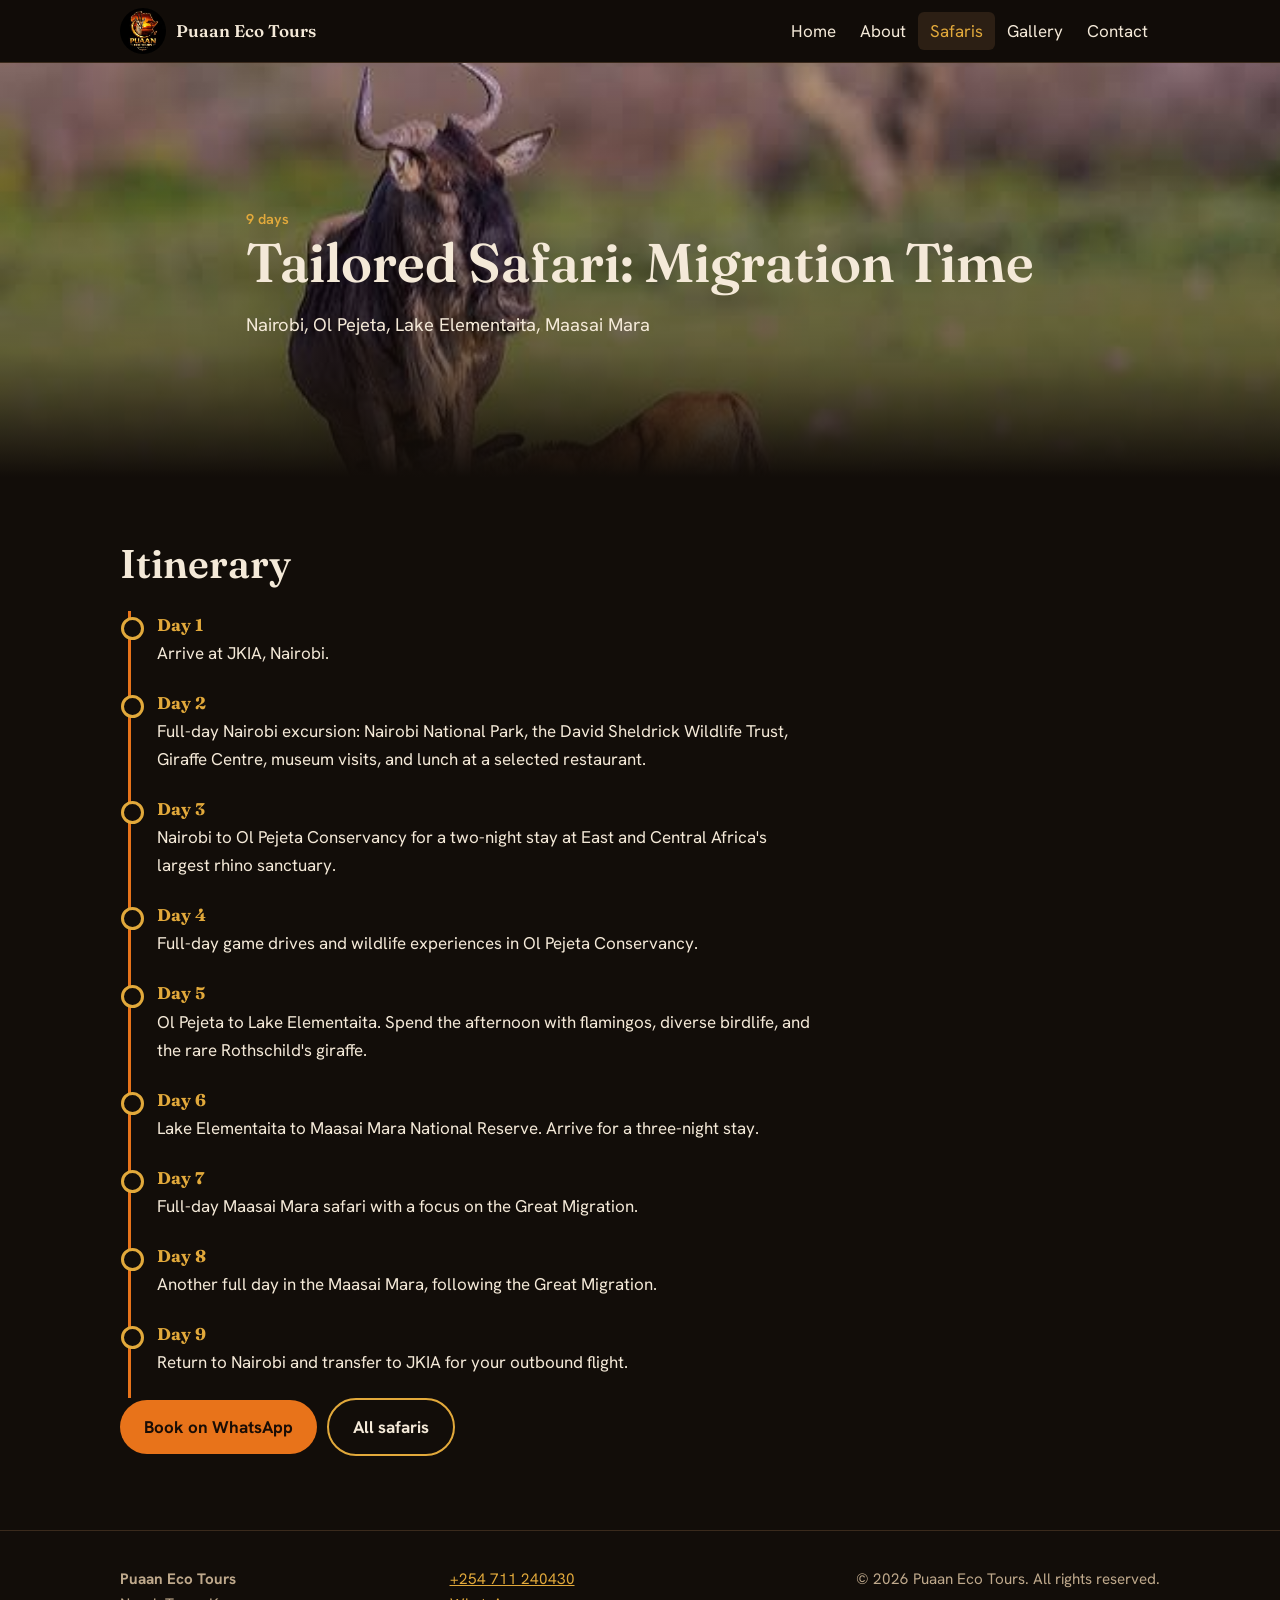
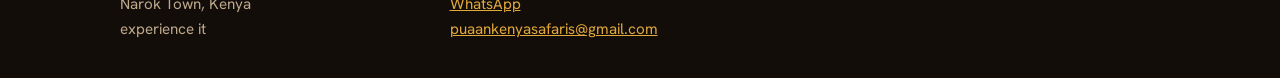
<file: safari-migration-safari-9-days.html>
<!DOCTYPE html>
<html lang="en"><head><meta charset="utf-8"><meta name="viewport" content="width=device-width,initial-scale=1">
<title>Tailored Safari: Migration Time | Puaan Eco Tours</title><meta name="description" content="Tailored Safari: Migration Time: 9 days safari. Nairobi, Ol Pejeta, Lake Elementaita, Maasai Mara.">
<meta name="theme-color" content="#120d09"><link rel="icon" href="images/logo.png">
<link rel="preconnect" href="https://fonts.googleapis.com"><link rel="preconnect" href="https://fonts.gstatic.com" crossorigin>
<link href="https://fonts.googleapis.com/css2?family=Fraunces:wght@600&family=Hanken+Grotesk:wght@400;700&display=swap" rel="stylesheet">
<link rel="stylesheet" href="style.css"></head><body>
<header><div class="wrap"><a class="brand" href="index.html"><img src="images/logo.png" alt="">Puaan Eco Tours</a><nav aria-label="Main"><a href="index.html">Home</a><a href="about.html">About</a><a href="safaris.html" aria-current=page>Safaris</a><a href="gallery.html">Gallery</a><a href="contact.html">Contact</a></nav></div></header>
<main><section class="hero sm" style="--img:url(images/migration-safari-9-days.jpg)"><div class="wrap"><span class="tag">9 days</span><h1 style="font-size:clamp(2rem,5vw,3.4rem)">Tailored Safari: Migration Time</h1><p>Nairobi, Ol Pejeta, Lake Elementaita, Maasai Mara</p></div></section>
<section class="sec"><div class="wrap"><h2>Itinerary</h2><ol class="days"><li><b>Day 1</b>Arrive at JKIA, Nairobi.</li><li><b>Day 2</b>Full-day Nairobi excursion: Nairobi National Park, the David Sheldrick Wildlife Trust, Giraffe Centre, museum visits, and lunch at a selected restaurant.</li><li><b>Day 3</b>Nairobi to Ol Pejeta Conservancy for a two-night stay at East and Central Africa's largest rhino sanctuary.</li><li><b>Day 4</b>Full-day game drives and wildlife experiences in Ol Pejeta Conservancy.</li><li><b>Day 5</b>Ol Pejeta to Lake Elementaita. Spend the afternoon with flamingos, diverse birdlife, and the rare Rothschild's giraffe.</li><li><b>Day 6</b>Lake Elementaita to Maasai Mara National Reserve. Arrive for a three-night stay.</li><li><b>Day 7</b>Full-day Maasai Mara safari with a focus on the Great Migration.</li><li><b>Day 8</b>Another full day in the Maasai Mara, following the Great Migration.</li><li><b>Day 9</b>Return to Nairobi and transfer to JKIA for your outbound flight.</li></ol>
<a class="btn" href="https://wa.me/254711240430?text=Hello%20Puaan%20Eco%20Tours%2C%20I%27d%20like%20to%20book%20the%20Tailored%20Safari%3A%20Migration%20Time%20%289%20days%29.">Book on WhatsApp</a><a class="btn alt" href="safaris.html">All safaris</a></div></section></main>
<footer><div class="wrap"><div><b>Puaan Eco Tours</b><br>Narok Town, Kenya<br>experience it</div>
<div><a href="tel:+254711240430">+254 711 240430</a><br><a href="https://wa.me/254711240430">WhatsApp</a><br><a href="mailto:puaankenyasafaris@gmail.com">puaankenyasafaris@gmail.com</a></div>
<div>&copy; 2026 Puaan Eco Tours. All rights reserved.</div></div></footer></body></html>
</file>
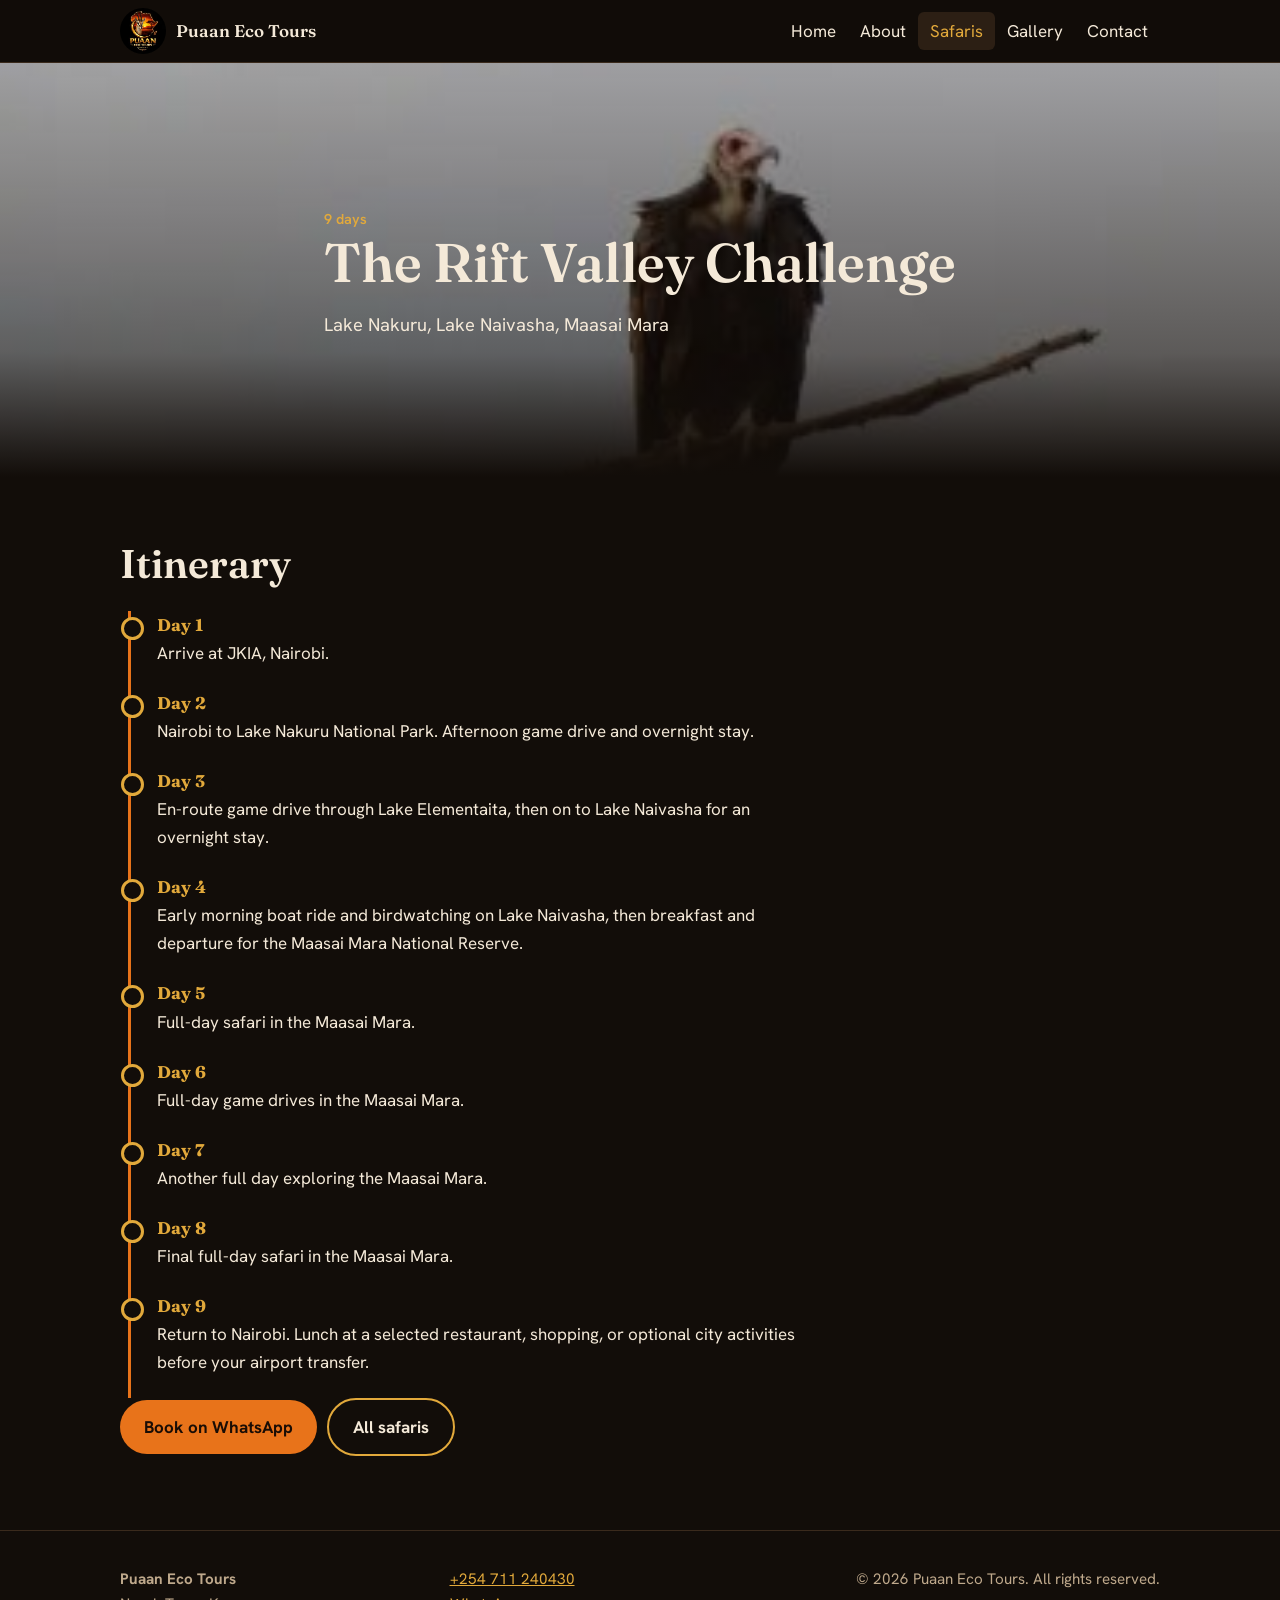
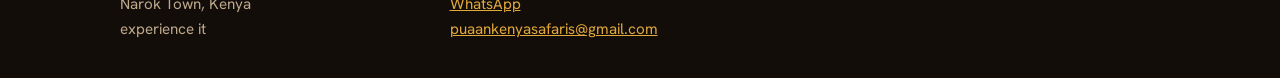
<file: safari-rift-valley-challenge.html>
<!DOCTYPE html>
<html lang="en"><head><meta charset="utf-8"><meta name="viewport" content="width=device-width,initial-scale=1">
<title>The Rift Valley Challenge | Puaan Eco Tours</title><meta name="description" content="The Rift Valley Challenge: 9 days safari. Lake Nakuru, Lake Naivasha, Maasai Mara.">
<meta name="theme-color" content="#120d09"><link rel="icon" href="images/logo.png">
<link rel="preconnect" href="https://fonts.googleapis.com"><link rel="preconnect" href="https://fonts.gstatic.com" crossorigin>
<link href="https://fonts.googleapis.com/css2?family=Fraunces:wght@600&family=Hanken+Grotesk:wght@400;700&display=swap" rel="stylesheet">
<link rel="stylesheet" href="style.css"></head><body>
<header><div class="wrap"><a class="brand" href="index.html"><img src="images/logo.png" alt="">Puaan Eco Tours</a><nav aria-label="Main"><a href="index.html">Home</a><a href="about.html">About</a><a href="safaris.html" aria-current=page>Safaris</a><a href="gallery.html">Gallery</a><a href="contact.html">Contact</a></nav></div></header>
<main><section class="hero sm" style="--img:url(images/rift-valley-challenge.jpg)"><div class="wrap"><span class="tag">9 days</span><h1 style="font-size:clamp(2rem,5vw,3.4rem)">The Rift Valley Challenge</h1><p>Lake Nakuru, Lake Naivasha, Maasai Mara</p></div></section>
<section class="sec"><div class="wrap"><h2>Itinerary</h2><ol class="days"><li><b>Day 1</b>Arrive at JKIA, Nairobi.</li><li><b>Day 2</b>Nairobi to Lake Nakuru National Park. Afternoon game drive and overnight stay.</li><li><b>Day 3</b>En-route game drive through Lake Elementaita, then on to Lake Naivasha for an overnight stay.</li><li><b>Day 4</b>Early morning boat ride and birdwatching on Lake Naivasha, then breakfast and departure for the Maasai Mara National Reserve.</li><li><b>Day 5</b>Full-day safari in the Maasai Mara.</li><li><b>Day 6</b>Full-day game drives in the Maasai Mara.</li><li><b>Day 7</b>Another full day exploring the Maasai Mara.</li><li><b>Day 8</b>Final full-day safari in the Maasai Mara.</li><li><b>Day 9</b>Return to Nairobi. Lunch at a selected restaurant, shopping, or optional city activities before your airport transfer.</li></ol>
<a class="btn" href="https://wa.me/254711240430?text=Hello%20Puaan%20Eco%20Tours%2C%20I%27d%20like%20to%20book%20the%20The%20Rift%20Valley%20Challenge%20%289%20days%29.">Book on WhatsApp</a><a class="btn alt" href="safaris.html">All safaris</a></div></section></main>
<footer><div class="wrap"><div><b>Puaan Eco Tours</b><br>Narok Town, Kenya<br>experience it</div>
<div><a href="tel:+254711240430">+254 711 240430</a><br><a href="https://wa.me/254711240430">WhatsApp</a><br><a href="mailto:puaankenyasafaris@gmail.com">puaankenyasafaris@gmail.com</a></div>
<div>&copy; 2026 Puaan Eco Tours. All rights reserved.</div></div></footer></body></html>
</file>
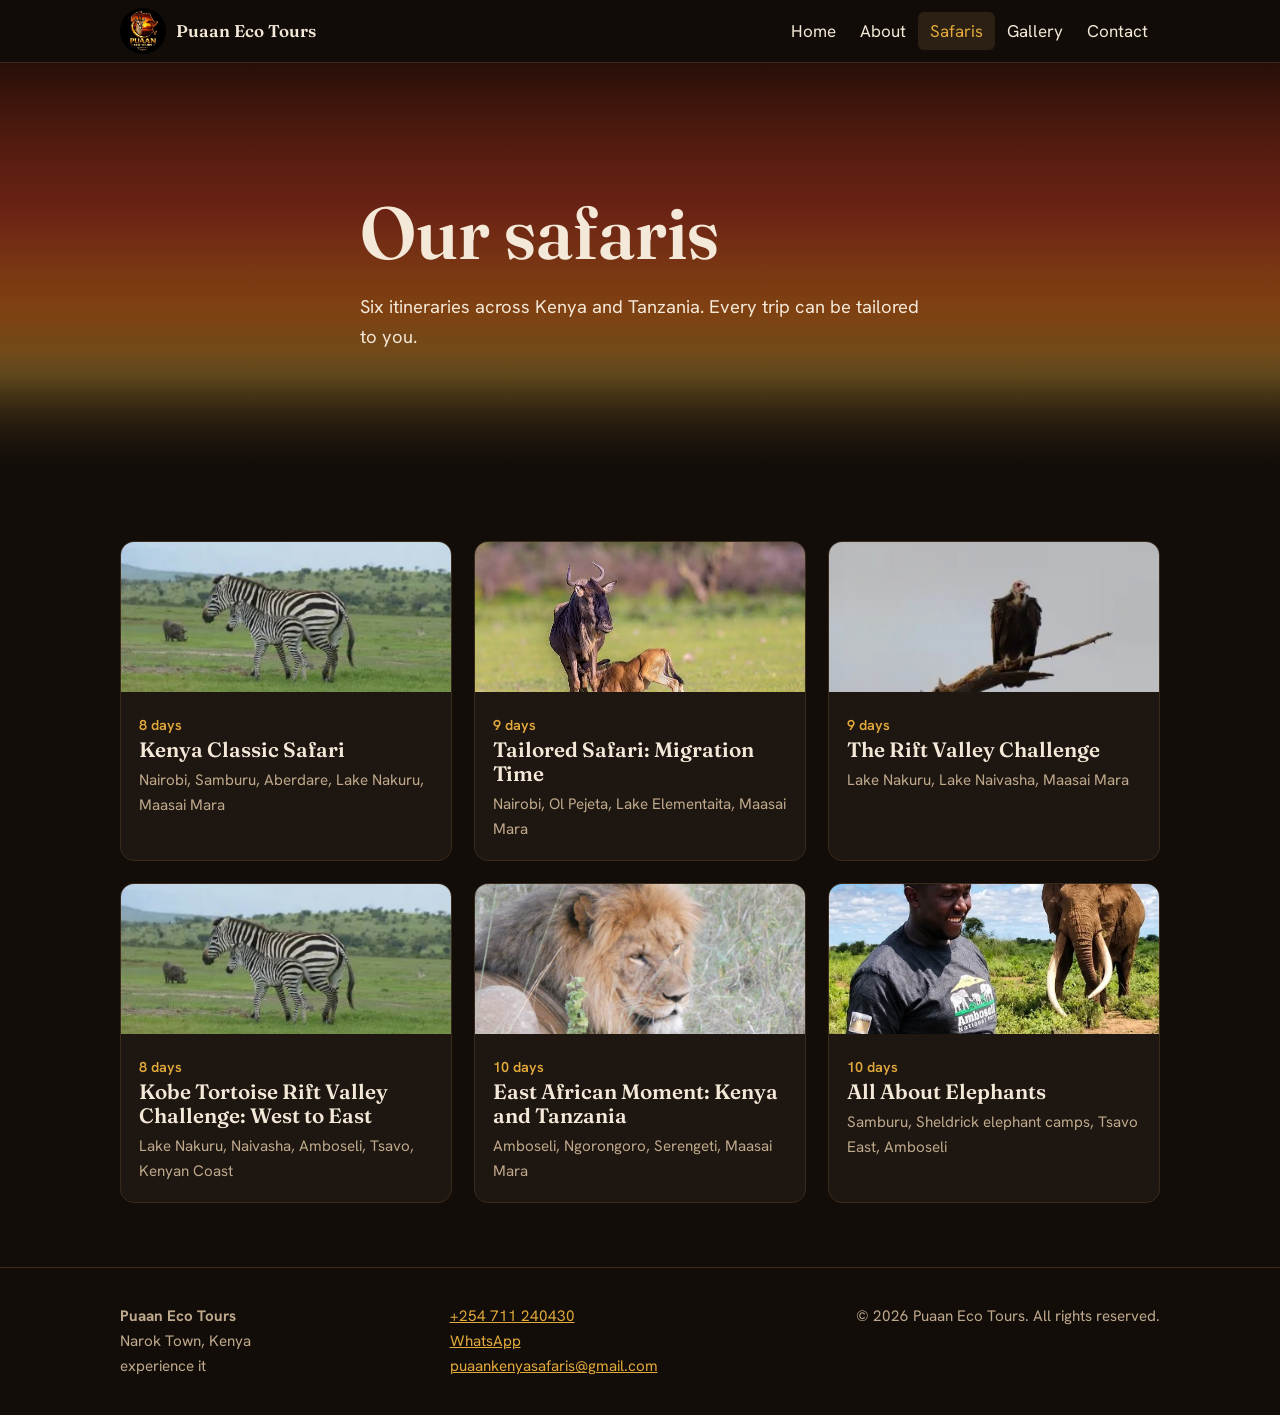
<file: safaris.html>
<!DOCTYPE html>
<html lang="en"><head><meta charset="utf-8"><meta name="viewport" content="width=device-width,initial-scale=1">
<title>Our Safaris | Puaan Eco Tours</title><meta name="description" content="Six Kenya and Tanzania safari itineraries: Maasai Mara, Samburu, Amboseli, Tsavo, Serengeti and more.">
<meta name="theme-color" content="#120d09"><link rel="icon" href="images/logo.png">
<link rel="preconnect" href="https://fonts.googleapis.com"><link rel="preconnect" href="https://fonts.gstatic.com" crossorigin>
<link href="https://fonts.googleapis.com/css2?family=Fraunces:wght@600&family=Hanken+Grotesk:wght@400;700&display=swap" rel="stylesheet">
<link rel="stylesheet" href="style.css"></head><body>
<header><div class="wrap"><a class="brand" href="index.html"><img src="images/logo.png" alt="">Puaan Eco Tours</a><nav aria-label="Main"><a href="index.html">Home</a><a href="about.html">About</a><a href="safaris.html" aria-current=page>Safaris</a><a href="gallery.html">Gallery</a><a href="contact.html">Contact</a></nav></div></header>
<main><section class="hero sm"><div class="wrap"><h1>Our safaris</h1><p>Six itineraries across Kenya and Tanzania. Every trip can be tailored to you.</p></div></section><section class="sec"><div class="wrap"><div class="grid"><a class="card" href="safari-kenya-classic-8-days.html"><div class="thumb" style="--img:url(images/kenya-classic-8-days.jpg)"></div><div class="t"><span class="tag">8 days</span><h3>Kenya Classic Safari</h3><p>Nairobi, Samburu, Aberdare, Lake Nakuru, Maasai Mara</p></div></a><a class="card" href="safari-migration-safari-9-days.html"><div class="thumb" style="--img:url(images/migration-safari-9-days.jpg)"></div><div class="t"><span class="tag">9 days</span><h3>Tailored Safari: Migration Time</h3><p>Nairobi, Ol Pejeta, Lake Elementaita, Maasai Mara</p></div></a><a class="card" href="safari-rift-valley-challenge.html"><div class="thumb" style="--img:url(images/rift-valley-challenge.jpg)"></div><div class="t"><span class="tag">9 days</span><h3>The Rift Valley Challenge</h3><p>Lake Nakuru, Lake Naivasha, Maasai Mara</p></div></a><a class="card" href="safari-kobe-tortoise-rift-valley-west-to-east.html"><div class="thumb" style="--img:url(images/kobe-tortoise-rift-valley-west-to-east.jpg)"></div><div class="t"><span class="tag">8 days</span><h3>Kobe Tortoise Rift Valley Challenge: West to East</h3><p>Lake Nakuru, Naivasha, Amboseli, Tsavo, Kenyan Coast</p></div></a><a class="card" href="safari-kenya-tanzania-10-days.html"><div class="thumb" style="--img:url(images/kenya-tanzania-10-days.jpg)"></div><div class="t"><span class="tag">10 days</span><h3>East African Moment: Kenya and Tanzania</h3><p>Amboseli, Ngorongoro, Serengeti, Maasai Mara</p></div></a><a class="card" href="safari-all-about-elephants.html"><div class="thumb" style="--img:url(images/all-about-elephants.jpg);background-position:center 60%"></div><div class="t"><span class="tag">10 days</span><h3>All About Elephants</h3><p>Samburu, Sheldrick elephant camps, Tsavo East, Amboseli</p></div></a></div></div></section></main>
<footer><div class="wrap"><div><b>Puaan Eco Tours</b><br>Narok Town, Kenya<br>experience it</div>
<div><a href="tel:+254711240430">+254 711 240430</a><br><a href="https://wa.me/254711240430">WhatsApp</a><br><a href="mailto:puaankenyasafaris@gmail.com">puaankenyasafaris@gmail.com</a></div>
<div>&copy; 2026 Puaan Eco Tours. All rights reserved.</div></div></footer></body></html>
</file>
<file: style.css>
*{box-sizing:border-box;margin:0}
:root{--bg:#120d09;--card:#1e1610;--ink:#f4e9d8;--mute:#bfa98c;--sun:#e8731a;--gold:#e2a93b;--ember:#9c2f1b}
html{scroll-behavior:smooth}
body{background:var(--bg);color:var(--ink);font:17px/1.65 'Hanken Grotesk',system-ui,sans-serif}
h1,h2,h3{font-family:'Fraunces',Georgia,serif;line-height:1.15;font-weight:600}
h1{font-size:clamp(2.4rem,7vw,4.6rem)}h2{font-size:clamp(1.7rem,4vw,2.5rem);margin-bottom:.6em}h3{font-size:1.3rem}
a{color:var(--gold)}img{max-width:100%}
:focus-visible{outline:3px solid var(--gold);outline-offset:3px}
.wrap{max-width:1080px;margin:auto;padding:0 20px}
.sec{padding:64px 0}.sec p{max-width:62ch;margin-bottom:1em}
header{position:sticky;top:0;z-index:9;background:rgba(18,13,9,.94);border-bottom:1px solid #3a2a1c}
header .wrap{display:flex;align-items:center;justify-content:space-between;flex-wrap:wrap;gap:8px;padding-top:8px;padding-bottom:8px}
.brand{display:flex;align-items:center;gap:10px;text-decoration:none;color:var(--ink);font-family:Fraunces,serif;font-weight:600}
.brand img{width:46px;height:46px;border-radius:50%}
nav a{color:var(--ink);text-decoration:none;padding:8px 12px;border-radius:6px}
nav a:hover,nav a[aria-current]{background:#2c1f14;color:var(--gold)}
.hero{min-height:82vh;display:flex;align-items:flex-end;padding:90px 0 60px;background:linear-gradient(180deg,rgba(18,13,9,.15),rgba(18,13,9,.55) 70%,#120d09),var(--img,none),linear-gradient(180deg,#2a0f08 0%,#9c2f1b 36%,#e8731a 60%,#e2a93b 76%,#120d09 100%);background-size:cover;background-position:center}
.hero.sm{min-height:46vh}.hero p{max-width:56ch;font-size:1.15rem;margin:16px 0 26px}
.btn{display:inline-block;padding:13px 24px;border-radius:999px;background:var(--sun);color:#1a0d05;font-weight:700;text-decoration:none;margin:0 10px 10px 0;border:0;font:inherit;font-weight:700;cursor:pointer}
.btn.alt{background:transparent;color:var(--ink);border:2px solid var(--gold)}
.grid{display:grid;grid-template-columns:repeat(auto-fit,minmax(260px,1fr));gap:22px}
.card{background:var(--card);border-radius:14px;overflow:hidden;text-decoration:none;color:var(--ink);display:block;border:1px solid #3a2a1c}
.card:hover{border-color:var(--sun)}
.thumb{height:150px;background:var(--img,none),linear-gradient(160deg,#9c2f1b,#e8731a 65%,#e2a93b);background-size:cover;background-position:center}
.card div.t{padding:18px}.card p{color:var(--mute);font-size:.95rem;margin:.4em 0 0}
.tag{color:var(--gold);font-weight:600;font-size:.9rem}
ol.days{list-style:none;padding:0;border-left:3px solid var(--sun);margin-left:8px}
ol.days li{padding:0 0 22px 26px;position:relative;max-width:68ch}
ol.days li b{display:block;color:var(--gold);font-family:Fraunces,serif}
ol.days li:before{content:"";position:absolute;left:-10px;top:6px;width:17px;height:17px;border-radius:50%;background:var(--bg);border:3px solid var(--gold)}
.band{background:#1e1610;text-align:center;padding:56px 20px}
.gal{columns:3 220px;column-gap:14px}
.gal figure{break-inside:avoid;margin:0 0 14px;min-height:170px;border-radius:12px;overflow:hidden;background:linear-gradient(160deg,#9c2f1b,#e8731a 70%,#e2a93b)}
.gal img{display:block;width:100%}
form{display:grid;gap:14px;max-width:560px}
label{display:grid;gap:4px;font-weight:600}
input,select,textarea{font:inherit;padding:11px;border-radius:8px;border:1px solid #5a432d;background:#241a12;color:var(--ink)}
footer{border-top:1px solid #3a2a1c;padding:36px 0;color:var(--mute);font-size:.95rem}
footer .wrap{display:flex;flex-wrap:wrap;gap:24px;justify-content:space-between}
@media(prefers-reduced-motion:reduce){html{scroll-behavior:auto}}.hero p.lead{font-size:clamp(1.3rem,3.2vw,1.75rem);font-weight:700;line-height:1.5;max-width:60ch;text-shadow:0 2px 12px rgba(0,0,0,.75)}
</file>
